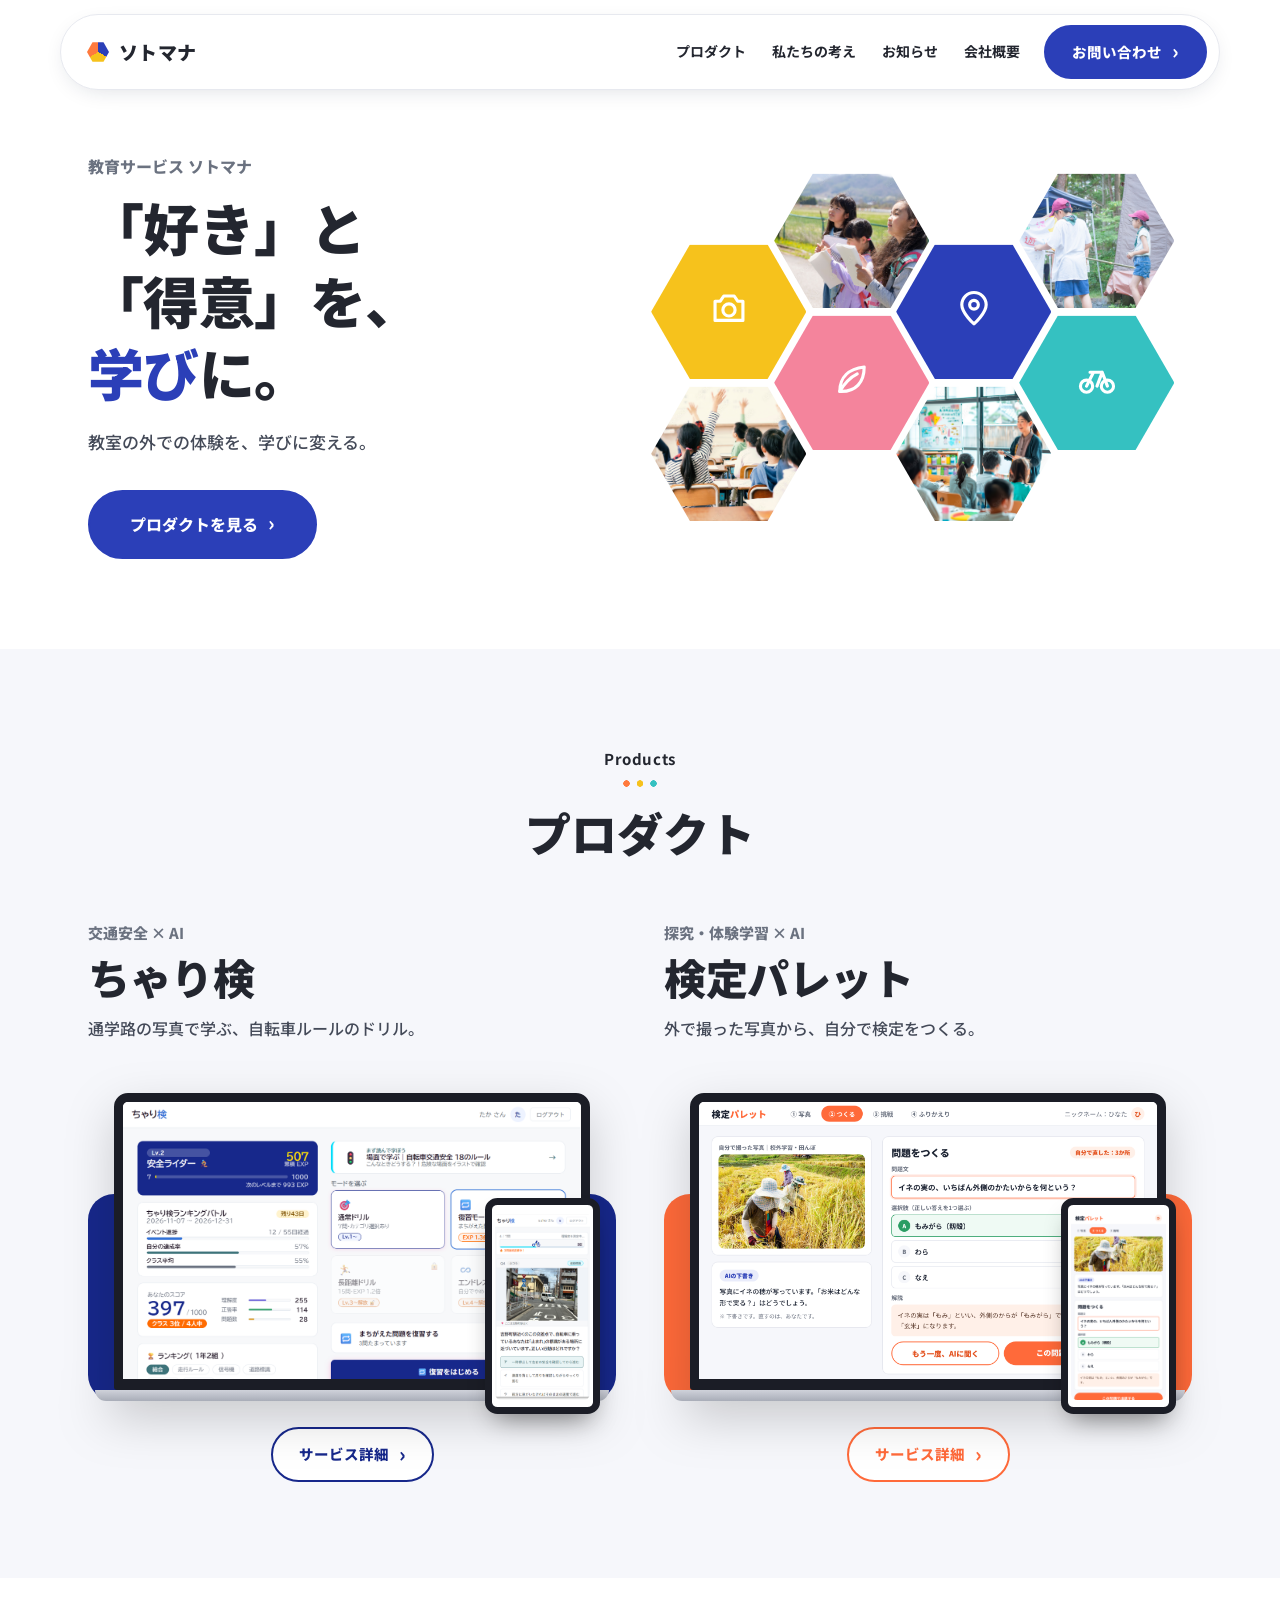
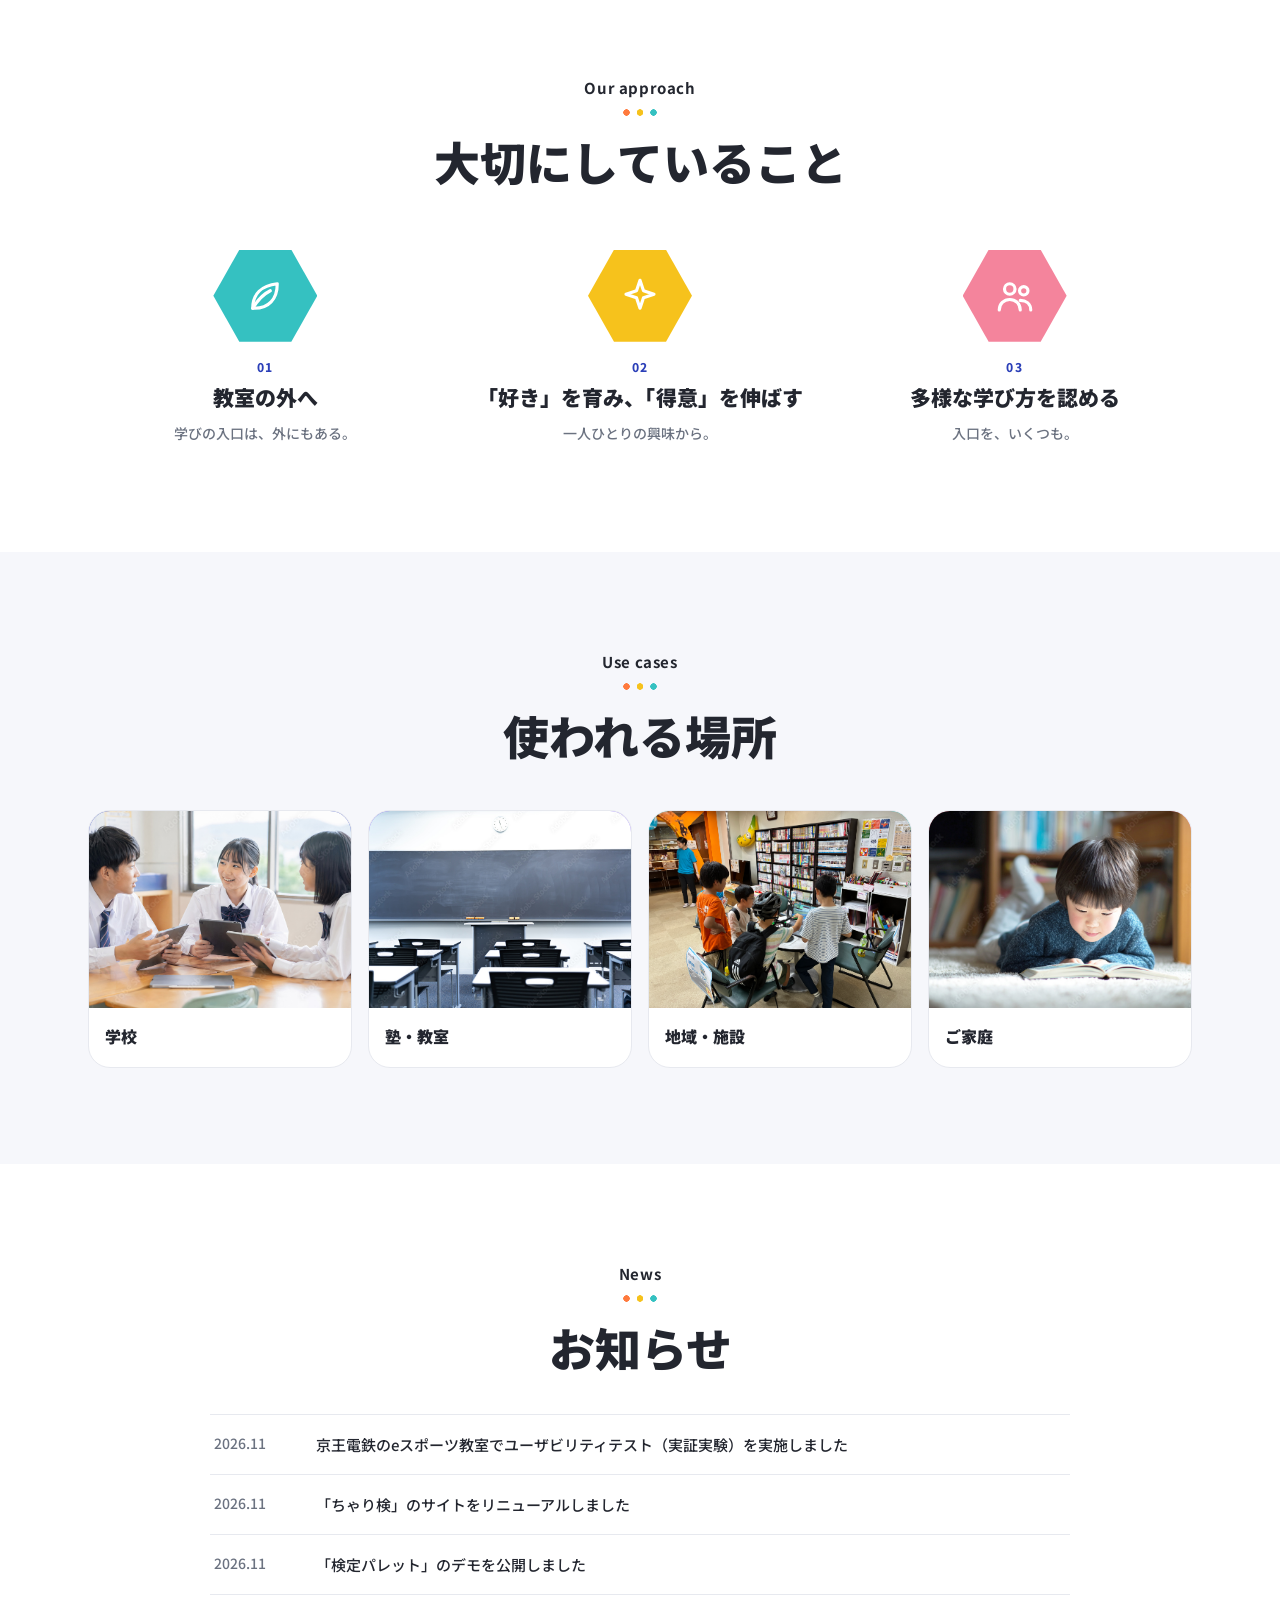
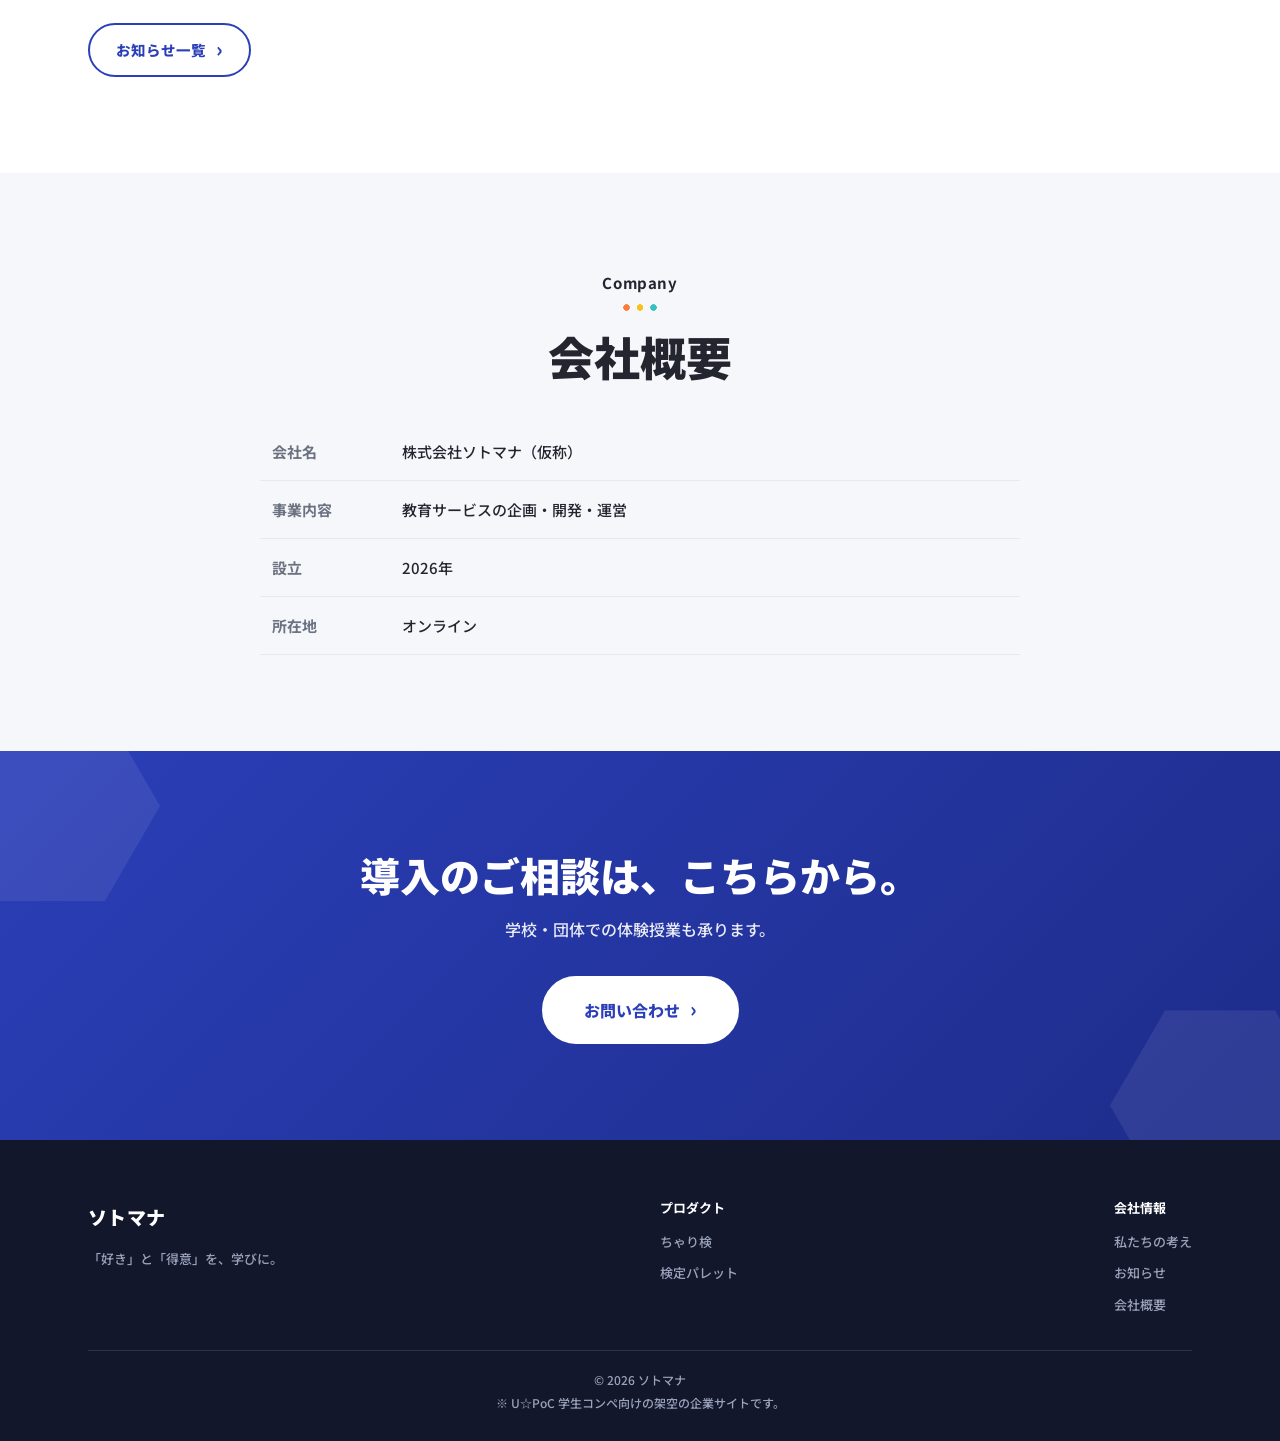
<file: index.html>
<!DOCTYPE html>
<html lang="ja">
<head>
<meta charset="UTF-8">
<meta name="viewport" content="width=device-width, initial-scale=1.0">
<title>ソトマナ｜「好き」と「得意」を、学びに。</title>
<meta name="description" content="ソトマナは、教室の外での体験を学びに変える教育サービスをつくっています。交通ルール学習アプリ「ちゃり検」、体験から問題をつくる「検定パレット」。">
<link rel="preconnect" href="https://fonts.googleapis.com"><link rel="preconnect" href="https://fonts.gstatic.com" crossorigin>
<link href="https://fonts.googleapis.com/css2?family=Noto+Sans+JP:wght@500;700;900&display=swap" rel="stylesheet">
<link rel="stylesheet" href="assets/site.css">

</head>
<body class="t-co">

<header class="hd"><div class="hd-in">
  <a href="#" class="logo"><span class="hex-m"></span>ソトマナ</a>
  <nav class="nav"><a href="#products">プロダクト</a><a href="#about">私たちの考え</a><a href="news/">お知らせ</a><a href="#company">会社概要</a></nav>
  <a href="#contact" class="pill solid">お問い合わせ</a>
</div></header>

<section class="hero"><div class="wrap"><div class="hero-grid">
  <div>
    <p style="font-weight:800;color:var(--muted);margin-bottom:10px">教育サービス ソトマナ</p>
    <h1 class="h-xl">「好き」と<br>「得意」を、<br><span class="hl">学び</span>に。</h1>
    <p class="sub">教室の外での体験を、学びに変える。</p>
    <div class="btns"><a href="#products" class="pill solid big">プロダクトを見る</a></div>
  </div>
  <div class="mosaic" aria-hidden="true"><div class="hx" style="left:0.0%;top:19.12%;--c:#f6c21c"><span data-i="camera"></span></div><div class="hx photo" style="left:0.0%;top:57.35%;--c:#7a5cf0" data-img="images/co-hero-1.jpg"><span class="ico-ph">写真</span></div><div class="hx photo" style="left:22.5%;top:0.0%;--c:#35c1c1" data-img="images/co-hero-2.jpg"><span class="ico-ph">写真</span></div><div class="hx" style="left:22.5%;top:38.24%;--c:#f4849c"><span data-i="leaf"></span></div><div class="hx" style="left:45.0%;top:19.12%;--c:#2b3fb8"><span data-i="pin"></span></div><div class="hx photo" style="left:45.0%;top:57.35%;--c:#ff7a3d" data-img="images/co-hero-3.jpg"><span class="ico-ph">写真</span></div><div class="hx photo" style="left:67.5%;top:0.0%;--c:#f6c21c" data-img="images/co-hero-4.jpg"><span class="ico-ph">写真</span></div><div class="hx" style="left:67.5%;top:38.24%;--c:#35c1c1"><span data-i="bike"></span></div></div>
</div></div></section>

<section id="products" class="soft"><div class="wrap">
  <div class="eyebrow">Products</div>
   <h2 class="h-l">プロダクト</h2>
  <div class="pgrid" style="margin-top:56px">
    <article class="pc">
      <div class="cat">交通安全 × AI</div>
      <div class="nm">ちゃり検</div>
      <p class="one">通学路の写真で学ぶ、自転車ルールのドリル。</p>
      <div class="stage" style="--stage:#17288B"><div class="combo"><div class="laptop"><div class="screen"><div class="slot" data-img="images/ch-laptop.png"><div class="wire"><div class="tb"></div><div class="row"><i></i><i></i><i></i></div><div class="bx">PC画面<br>1600×1000<br><span style="font-weight:500;font-size:10px">ch-laptop.png</span></div></div></div></div></div><div class="phone-w"><div class="phone"><div class="slot" data-img="images/ch-phone.png"><div class="wire"><div class="tb"></div><div class="bx">スマホ画面<br>900×1850<br><span style="font-weight:500;font-size:10px">ch-phone.png</span></div></div></div></div></div></div></div>
      <div class="btn-c"><a href="chariken/" class="pill" style="--brand:#17288B;--brand-d:#0f1c63">サービス詳細</a></div>
    </article>
    <article class="pc">
      <div class="cat">探究・体験学習 × AI</div>
      <div class="nm">検定パレット</div>
      <p class="one">外で撮った写真から、自分で検定をつくる。</p>
      <div class="stage" style="--stage:#ff6a3a"><div class="combo"><div class="laptop"><div class="screen"><div class="slot" data-img="images/kp-laptop.png"><div class="wire"><div class="tb"></div><div class="row"><i></i><i></i><i></i></div><div class="bx">PC画面<br>1600×1000<br><span style="font-weight:500;font-size:10px">kp-laptop.png</span></div></div></div></div></div><div class="phone-w"><div class="phone"><div class="slot" data-img="images/kp-phone.png"><div class="wire"><div class="tb"></div><div class="bx">スマホ画面<br>900×1850<br><span style="font-weight:500;font-size:10px">kp-phone.png</span></div></div></div></div></div></div></div>
      <div class="btn-c"><a href="kentei-palette/" class="pill" style="--brand:#ff6a3a;--brand-d:#e4521f">サービス詳細</a></div>
    </article>
  </div>
</div></section>

<section id="about"><div class="wrap">
  <div class="eyebrow">Our approach</div>
  <h2 class="h-l">大切にしていること</h2>
  <div class="steps3">
    <div class="st"><div class="hexi" style="--c:#35c1c1" data-i="leaf"></div><small>01</small><h3>教室の外へ</h3><p>学びの入口は、外にもある。</p></div>
    <div class="st"><div class="hexi" style="--c:#f6c21c" data-i="spark"></div><small>02</small><h3>「好き」を育み、「得意」を伸ばす</h3><p>一人ひとりの興味から。</p></div>
    <div class="st"><div class="hexi" style="--c:#f4849c" data-i="people"></div><small>03</small><h3>多様な学び方を認める</h3><p>入口を、いくつも。</p></div>
  </div>
</div></section>

<section class="soft"><div class="wrap">
  <div class="eyebrow">Use cases</div>
  <h2 class="h-l">使われる場所</h2>
  <div class="scenes">
    <div class="sc"><div class="slot" data-img="images/co-scene-school.jpg" style="--c:#2b3fb8" data-i="school"></div><b>学校</b></div>
    <div class="sc"><div class="slot" data-img="images/co-scene-juku.jpg" style="--c:#7a5cf0" data-i="book"></div><b>塾・教室</b></div>
    <div class="sc"><div class="slot" data-img="images/co-scene-town.jpg" style="--c:#35c1c1" data-i="pin"></div><b>地域・施設</b></div>
    <div class="sc"><div class="slot" data-img="images/co-scene-home.jpg" style="--c:#f4849c" data-i="home"></div><b>ご家庭</b></div>
  </div>
</div></section>

<section id="news"><div class="wrap">
  <div class="eyebrow">News</div>
  <h2 class="h-l">お知らせ</h2>
  <ul class="news" id="newsList"></ul>
  <div class="btns" style="margin-top:28px"><a href="news/" class="pill">お知らせ一覧</a></div>
</div></section>

<section id="company" class="soft"><div class="wrap">
  <div class="eyebrow">Company</div>
  <h2 class="h-l">会社概要</h2>
  <table class="co">
    <tr><th>会社名</th><td>株式会社ソトマナ（仮称）</td></tr>
    <tr><th>事業内容</th><td>教育サービスの企画・開発・運営</td></tr>
    <tr><th>設立</th><td>2026年</td></tr>
    <tr><th>所在地</th><td>オンライン</td></tr>
  </table>
</div></section>

<section class="band" id="contact"><div class="hxb" style="left:-60px;top:-40px"></div><div class="hxb" style="right:-50px;bottom:-60px"></div>
  <div class="wrap" style="position:relative">
    <h2>導入のご相談は、こちらから。</h2>
    <p>学校・団体での体験授業も承ります。</p>
    <div class="btns"><a class="pill white big" href="mailto:contact@example.com?subject=ソトマナへのお問い合わせ" style="--brand:#2b3fb8">お問い合わせ</a></div>
  </div>
</section>

<footer class="ft"><div class="wrap">
  <div class="row">
    <div><a href="#" class="logo"><span class="hex-m"></span>ソトマナ</a><p style="margin-top:8px">「好き」と「得意」を、学びに。</p></div>
    <div><h4>プロダクト</h4><a href="chariken/">ちゃり検</a><a href="kentei-palette/">検定パレット</a></div>
    <div><h4>会社情報</h4><a href="#about">私たちの考え</a><a href="news/">お知らせ</a><a href="#company">会社概要</a></div>
  </div>
  <div class="cp">© 2026 ソトマナ<br>※ U☆PoC 学生コンペ向けの架空の企業サイトです。</div>
</div></footer>
<script src="assets/site.js"></script>
<script src="news/news.js"></script>
<script>
(function(){var N=(window.NEWS||[]).slice(0,3),l=document.getElementById('newsList');
function esc(s){var d=document.createElement('div');d.textContent=s;return d.innerHTML}
l.innerHTML=N.map(function(n){return '<li><time>'+n.date.slice(0,7).replace('-','.')+'</time><a href="news/?id='+n.id+'" style="color:inherit;text-decoration:none"><span>'+esc(n.title)+'</span></a></li>'}).join('');})();
</script>
</body>
</html>
</file>
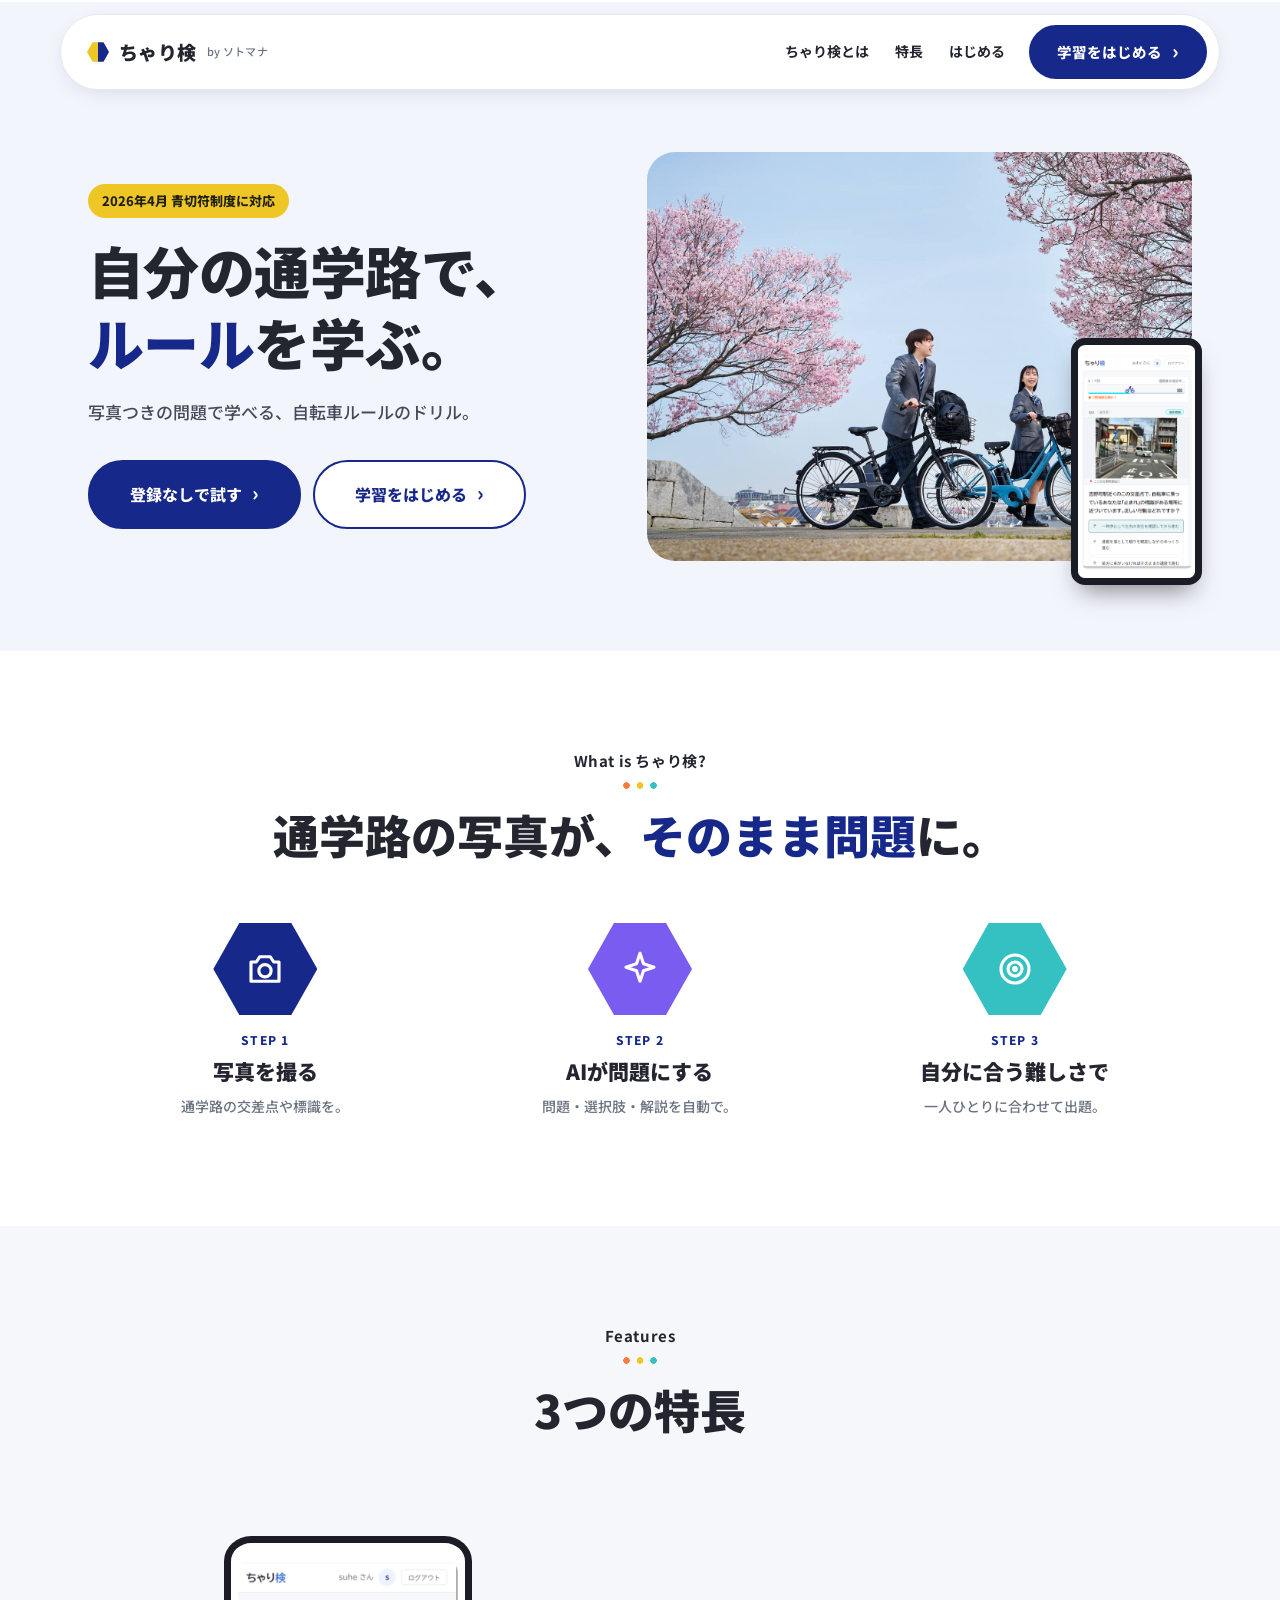
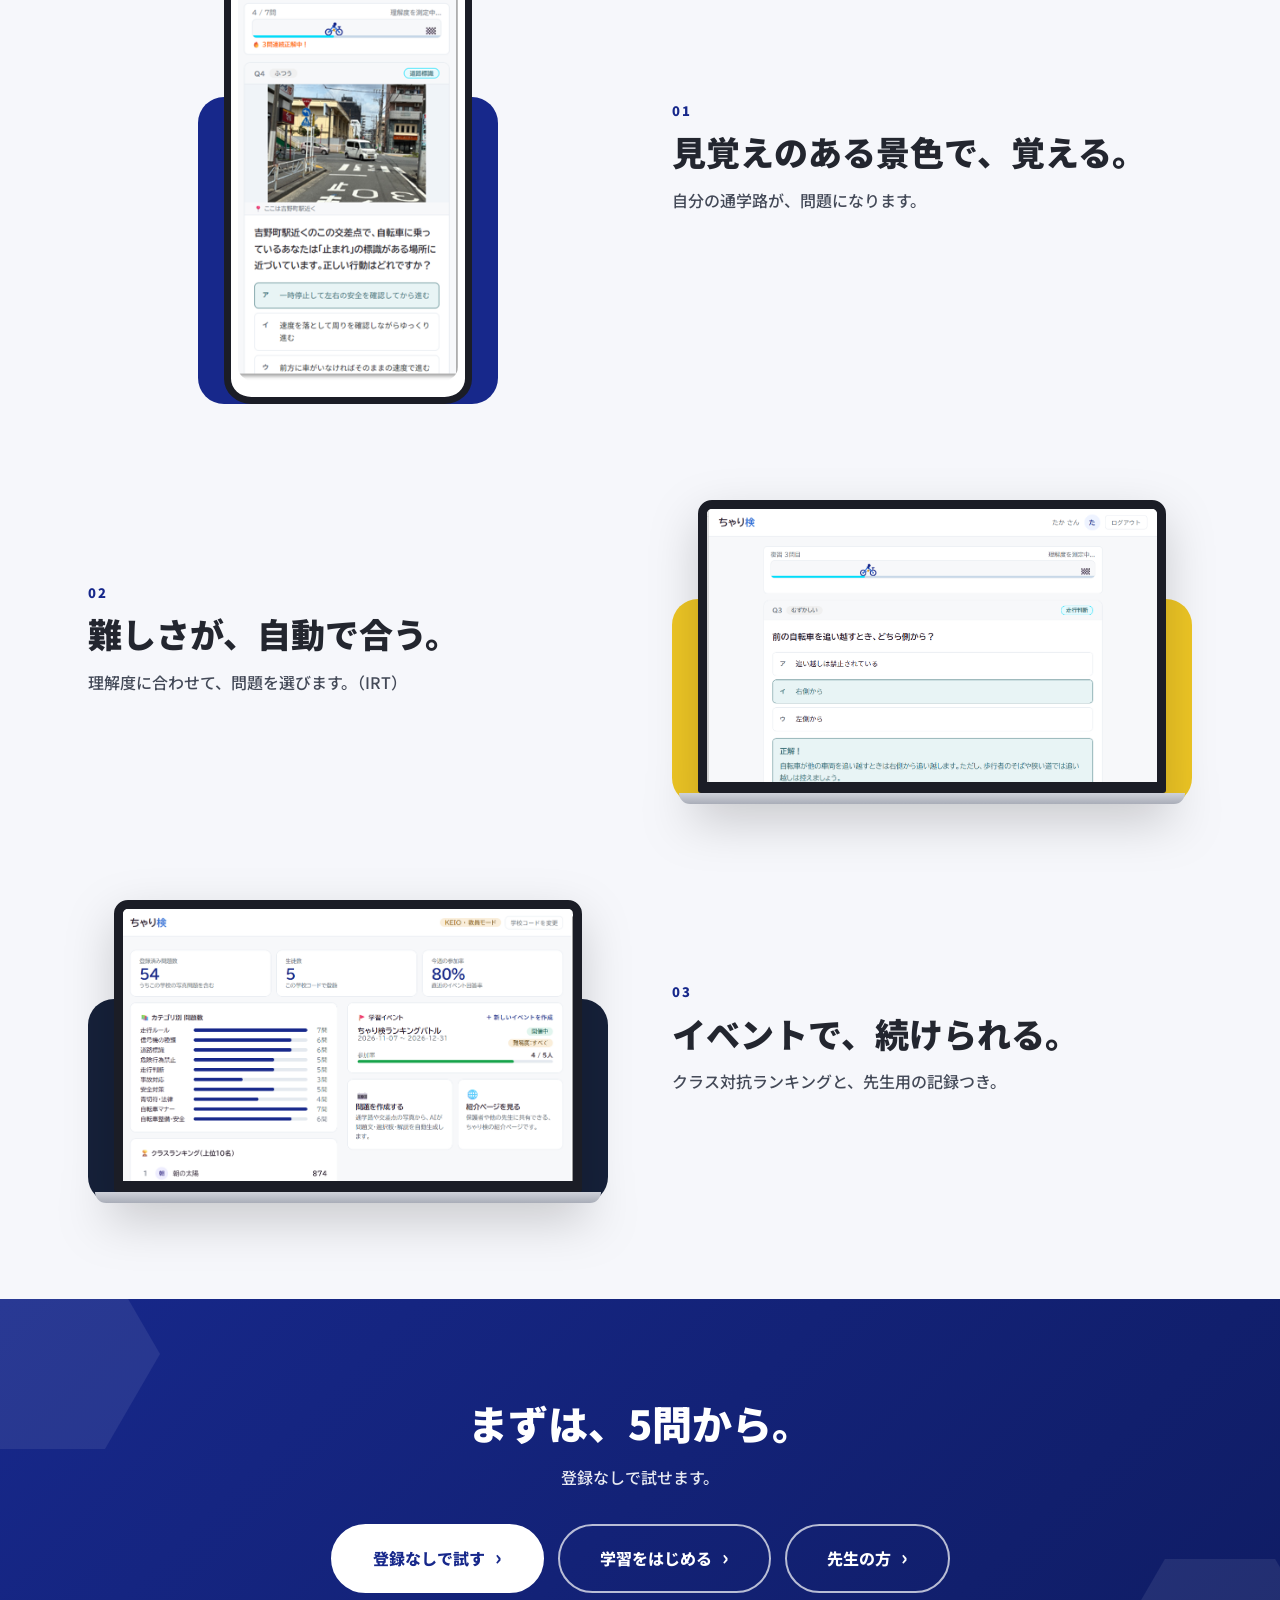
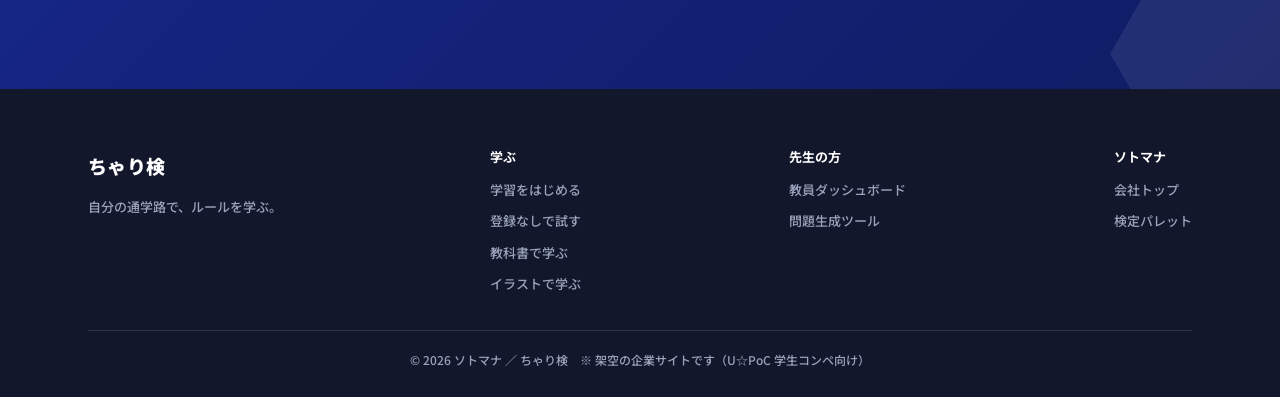
<file: chariken/index.html>
<!DOCTYPE html>
<html lang="ja">
<head>
<meta charset="UTF-8">
<meta name="viewport" content="width=device-width, initial-scale=1.0">
<title>ちゃり検｜自分の通学路で学ぶ、自転車ルールのドリル</title>
<meta name="description" content="ちゃり検は、通学路の写真から問題を作り、一人ひとりに合わせて出題する自転車ルール学習アプリ。2026年4月の青切符制度に対応。">
<link rel="preconnect" href="https://fonts.googleapis.com"><link rel="preconnect" href="https://fonts.gstatic.com" crossorigin>
<link href="https://fonts.googleapis.com/css2?family=Noto+Sans+JP:wght@500;700;900&display=swap" rel="stylesheet">
<link rel="stylesheet" href="../assets/site.css">
<style>
.hero.ch{background:#f3f5fd}
.photo-big{aspect-ratio:4/3;border-radius:28px;background:linear-gradient(135deg,#17288B,#3a55d6);background-size:cover;background-position:center;overflow:hidden;position:relative}
.photo-big .wire2{position:absolute;inset:0;display:flex;align-items:center;justify-content:center;color:rgba(255,255,255,.7);font-size:13px;font-weight:700;text-align:center;line-height:1.6}
.photo-big.loaded .wire2{display:none}
.photo-wrap{position:relative}
.photo-wrap .phone-w{position:absolute;right:-10px;bottom:-24px;width:24%}
.photo-wrap .phone{box-shadow:0 14px 26px -10px rgba(0,0,0,.5)}
.badge{display:inline-block;font-size:13px;font-weight:800;background:#EEC625;color:#20200f;border-radius:999px;padding:5px 14px;margin-bottom:16px}
</style>
</head>
<body class="t-ch">

<header class="hd"><div class="hd-in">
  <a href="#" class="logo"><span class="hex-m" style="background:conic-gradient(#17288B 0 50%,#EEC625 0)"></span>ちゃり検<span class="by">by ソトマナ</span></a>
  <nav class="nav"><a href="#what">ちゃり検とは</a><a href="#features">特長</a><a href="#start">はじめる</a></nav>
  <a href="start.html" class="pill solid">学習をはじめる</a>
</div></header>

<section class="hero ch"><div class="wrap"><div class="hero-grid">
  <div>
    <span class="badge">2026年4月 青切符制度に対応</span>
    <h1 class="h-xl"><span class="nw">自分の通学路で、</span><br><span class="hl">ルール</span>を学ぶ。</h1>
    <p class="sub">写真つきの問題で学べる、自転車ルールのドリル。</p>
    <div class="btns"><a href="guest.html" class="pill solid big">登録なしで試す</a><a href="start.html" class="pill big">学習をはじめる</a></div>
  </div>
  <div class="photo-wrap">
    <div class="photo-big" data-img="assets/hero.png"><div class="wire2">ここに写真<br>assets/hero.png</div></div>
    <div class="phone-w"><div class="phone"><div class="slot" data-img="../images/ch-phone.png"><div class="wire"><div class="tb"></div><div class="bx">スマホ画面<br>900×1850<br><span style="font-weight:500;font-size:10px">ch-phone.png</span></div></div></div></div></div>
  </div>
</div></div></section>

<section id="what"><div class="wrap">
  <div class="eyebrow">What is ちゃり検?</div>
  <h2 class="h-l">通学路の写真が、<span class="hl">そのまま問題</span>に。</h2>
  <div class="steps3">
    <div class="st"><div class="hexi" style="--c:#17288B" data-i="camera"></div><small>STEP 1</small><h3>写真を撮る</h3><p>通学路の交差点や標識を。</p></div>
    <div class="st"><div class="hexi" style="--c:#7a5cf0" data-i="spark"></div><small>STEP 2</small><h3>AIが問題にする</h3><p>問題・選択肢・解説を自動で。</p></div>
    <div class="st"><div class="hexi" style="--c:#35c1c1" data-i="target"></div><small>STEP 3</small><h3>自分に合う難しさで</h3><p>一人ひとりに合わせて出題。</p></div>
  </div>
</div></section>

<section class="soft" id="features"><div class="wrap">
  <div class="eyebrow">Features</div>
  <h2 class="h-l">3つの特長</h2>
  <div class="frow">
    <div class="ft-img"><div class="stage" style="--stage:#17288B;max-width:300px;margin:0 auto"><div class="phone"><div class="slot" data-img="../images/ch-phone.png"><div class="wire"><div class="tb"></div><div class="bx">スマホ画面<br>900×1850<br><span style="font-weight:500;font-size:10px">ch-phone.png</span></div></div></div></div></div></div>
    <div><div class="num">01</div><h3>見覚えのある景色で、覚える。</h3><p>自分の通学路が、問題になります。</p></div>
  </div>
  <div class="frow rev">
    <div class="ft-img"><div class="stage" style="--stage:#EEC625"><div class="laptop"><div class="screen"><div class="slot" data-img="../images/ch-adaptive.png"><div class="wire"><div class="tb"></div><div class="row"><i></i><i></i><i></i></div><div class="bx">ドリル画面<br>1600×1000<br><span style="font-weight:500;font-size:10px">ch-adaptive.png</span></div></div></div></div></div></div></div>
    <div><div class="num">02</div><h3>難しさが、自動で合う。</h3><p>理解度に合わせて、問題を選びます。（IRT）</p></div>
  </div>
  <div class="frow">
    <div class="ft-img"><div class="stage" style="--stage:#16213a"><div class="laptop"><div class="screen"><div class="slot" data-img="../images/ch-teacher.png"><div class="wire"><div class="tb"></div><div class="row"><i></i><i></i><i></i></div><div class="bx">先生用画面<br>1600×1000<br><span style="font-weight:500;font-size:10px">ch-teacher.png</span></div></div></div></div></div></div></div>
    <div><div class="num">03</div><h3>イベントで、続けられる。</h3><p>クラス対抗ランキングと、先生用の記録つき。</p></div>
  </div>
</div></section>

<section class="band" id="start"><div class="hxb" style="left:-60px;top:-40px"></div><div class="hxb" style="right:-50px;bottom:-60px"></div>
  <div class="wrap" style="position:relative">
    <h2>まずは、5問から。</h2>
    <p>登録なしで試せます。</p>
    <div class="btns"><a class="pill white big" href="guest.html">登録なしで試す</a><a class="pill ghost big" href="start.html">学習をはじめる</a><a class="pill ghost big" href="teacher.html">先生の方</a></div>
  </div>
</section>

<footer class="ft"><div class="wrap">
  <div class="row">
    <div><a href="#" class="logo">ちゃり検</a><p style="margin-top:8px">自分の通学路で、ルールを学ぶ。</p></div>
    <div><h4>学ぶ</h4><a href="start.html">学習をはじめる</a><a href="guest.html">登録なしで試す</a><a href="textbook.html">教科書で学ぶ</a><a href="safety.html">イラストで学ぶ</a></div>
    <div><h4>先生の方</h4><a href="teacher.html">教員ダッシュボード</a><a href="generate.html">問題生成ツール</a></div>
    <div><h4>ソトマナ</h4><a href="../">会社トップ</a><a href="../kentei-palette/">検定パレット</a></div>
  </div>
  <div class="cp">© 2026 ソトマナ ／ ちゃり検　※ 架空の企業サイトです（U☆PoC 学生コンペ向け）</div>
</div></footer>
<script src="../assets/site.js"></script>
</body>
</html>
</file>
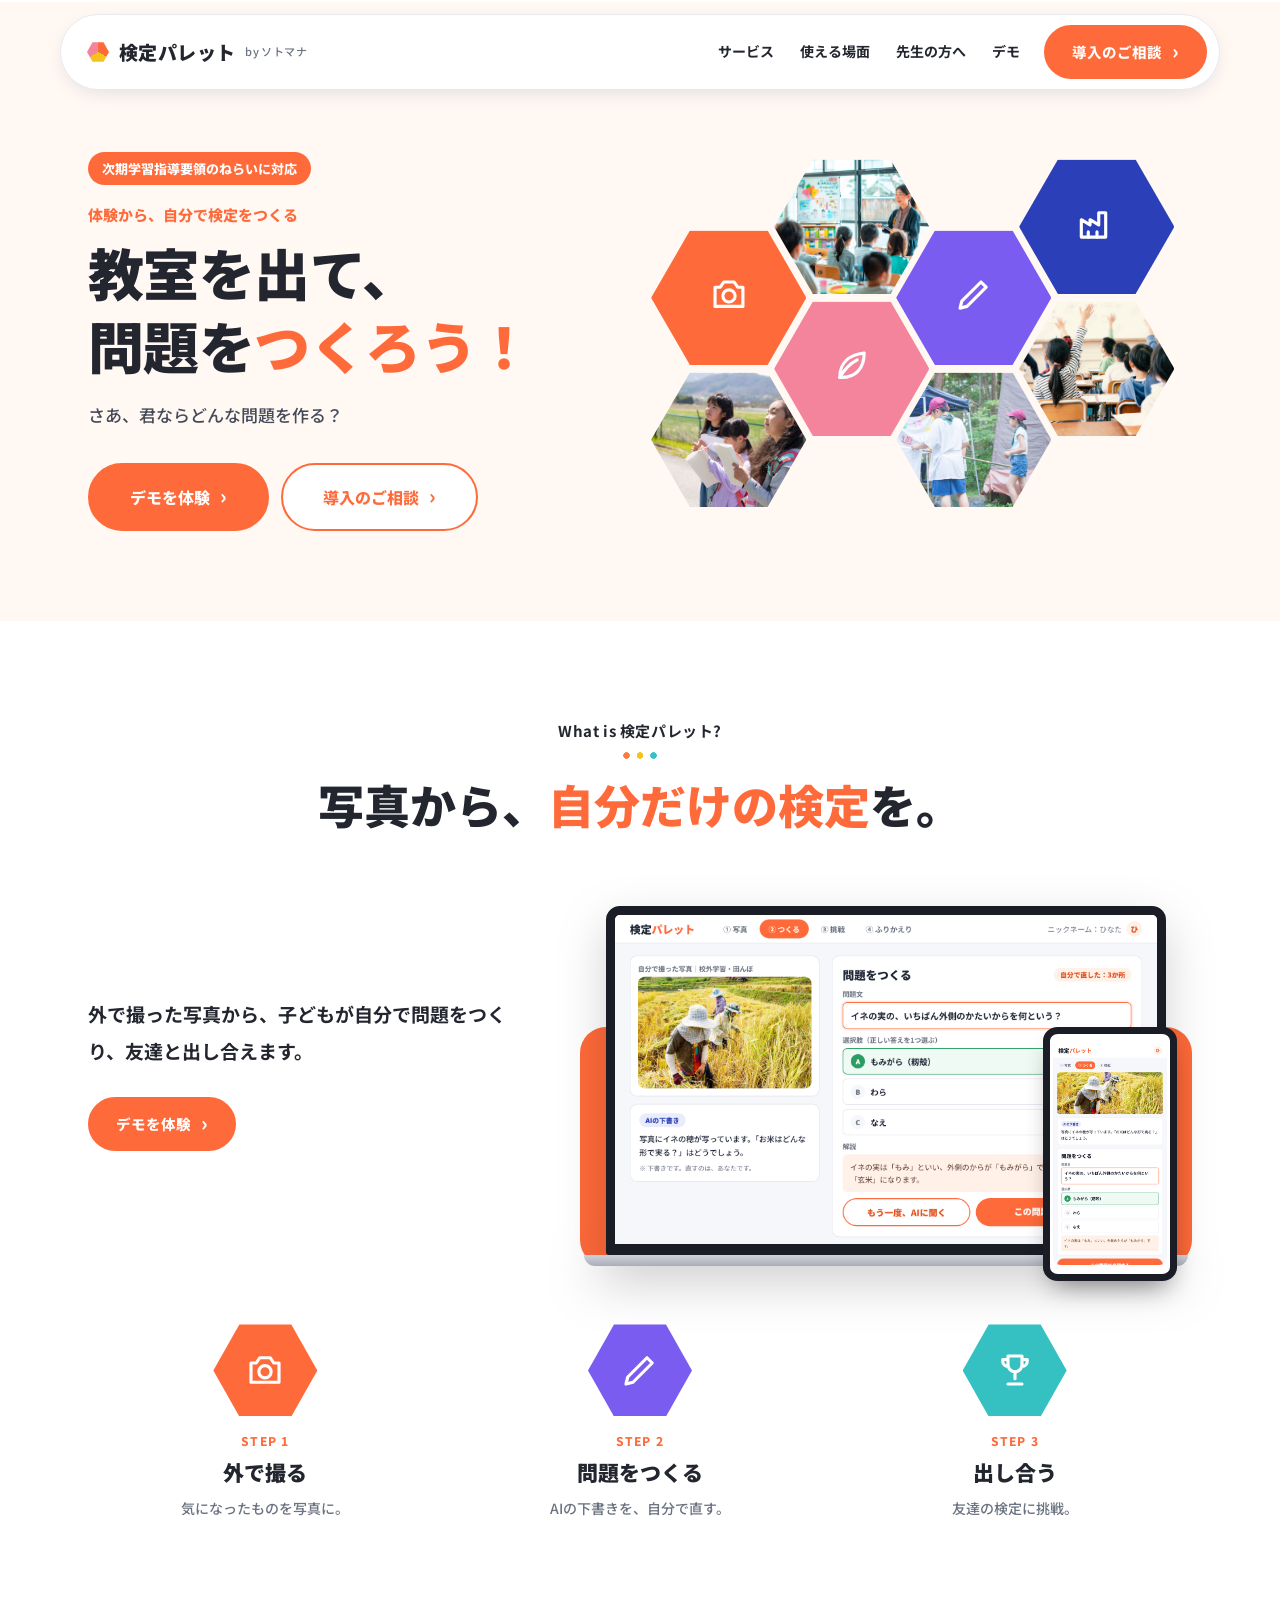
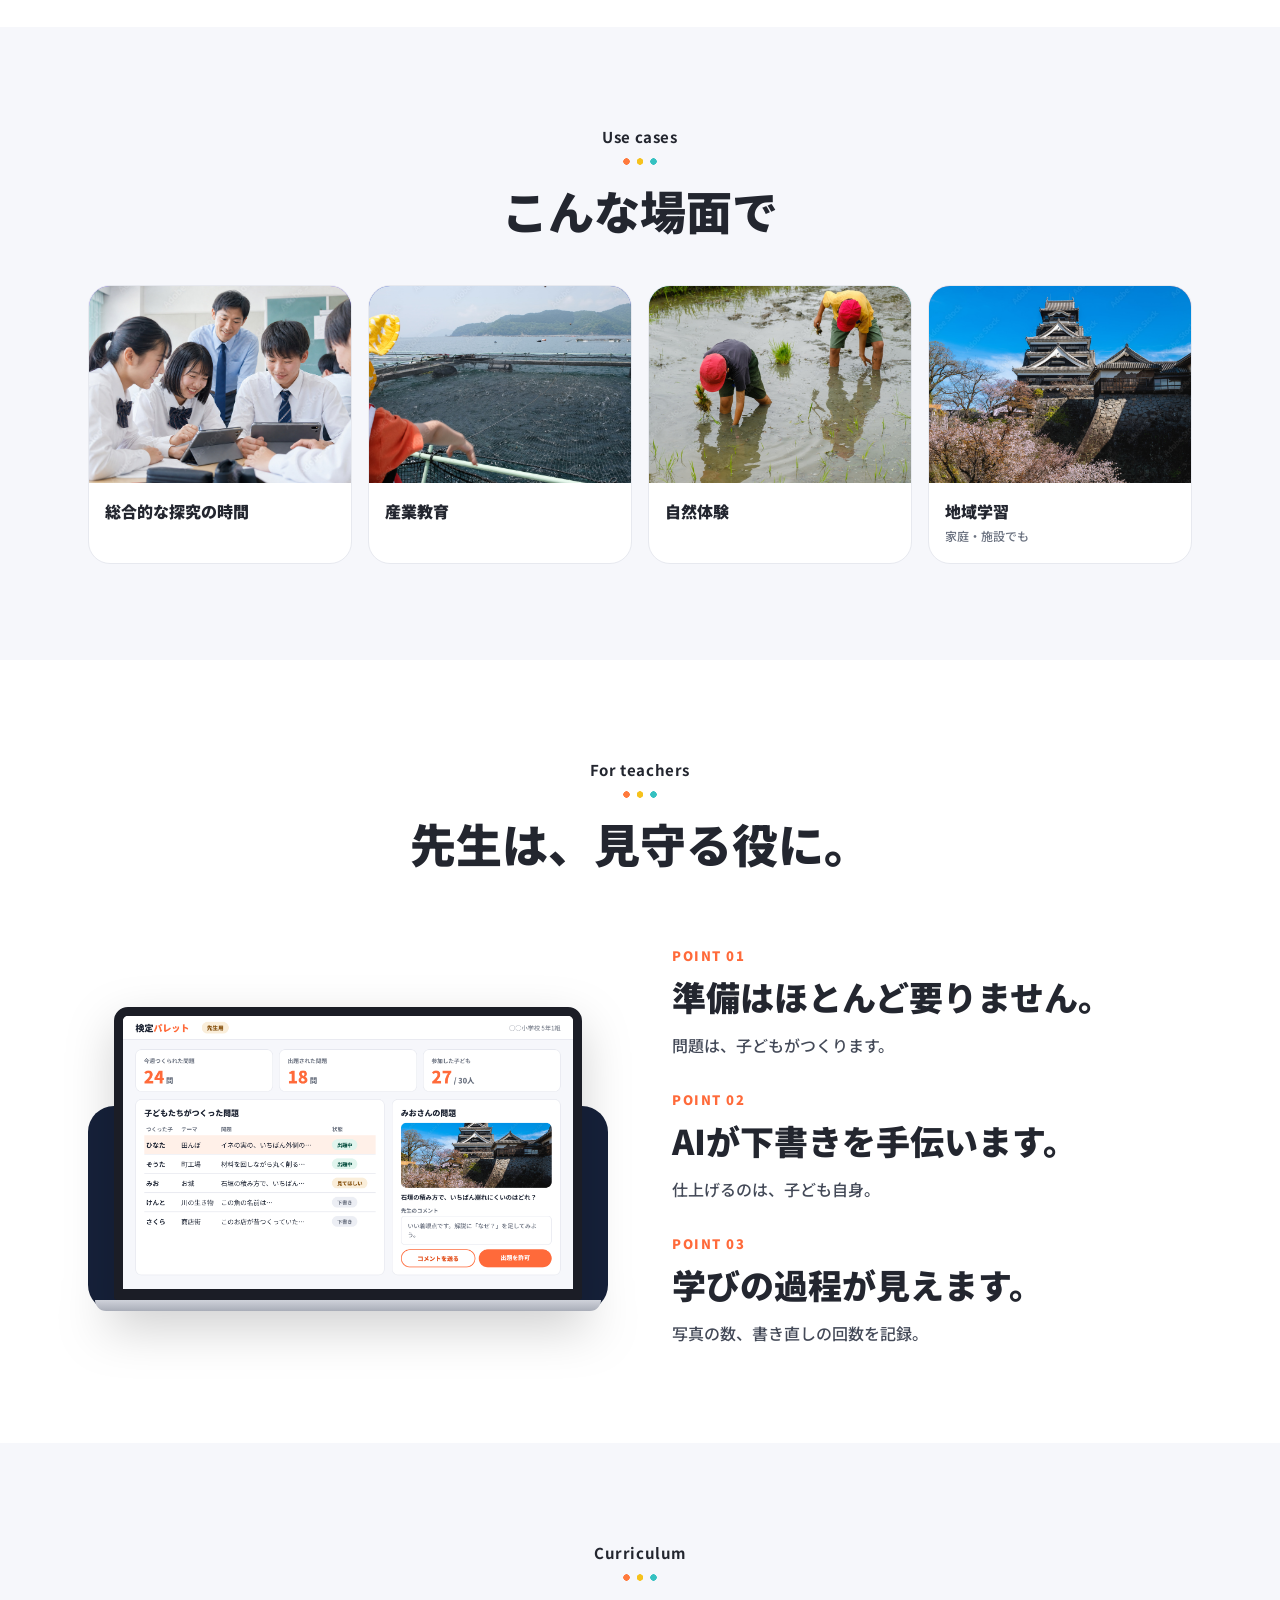
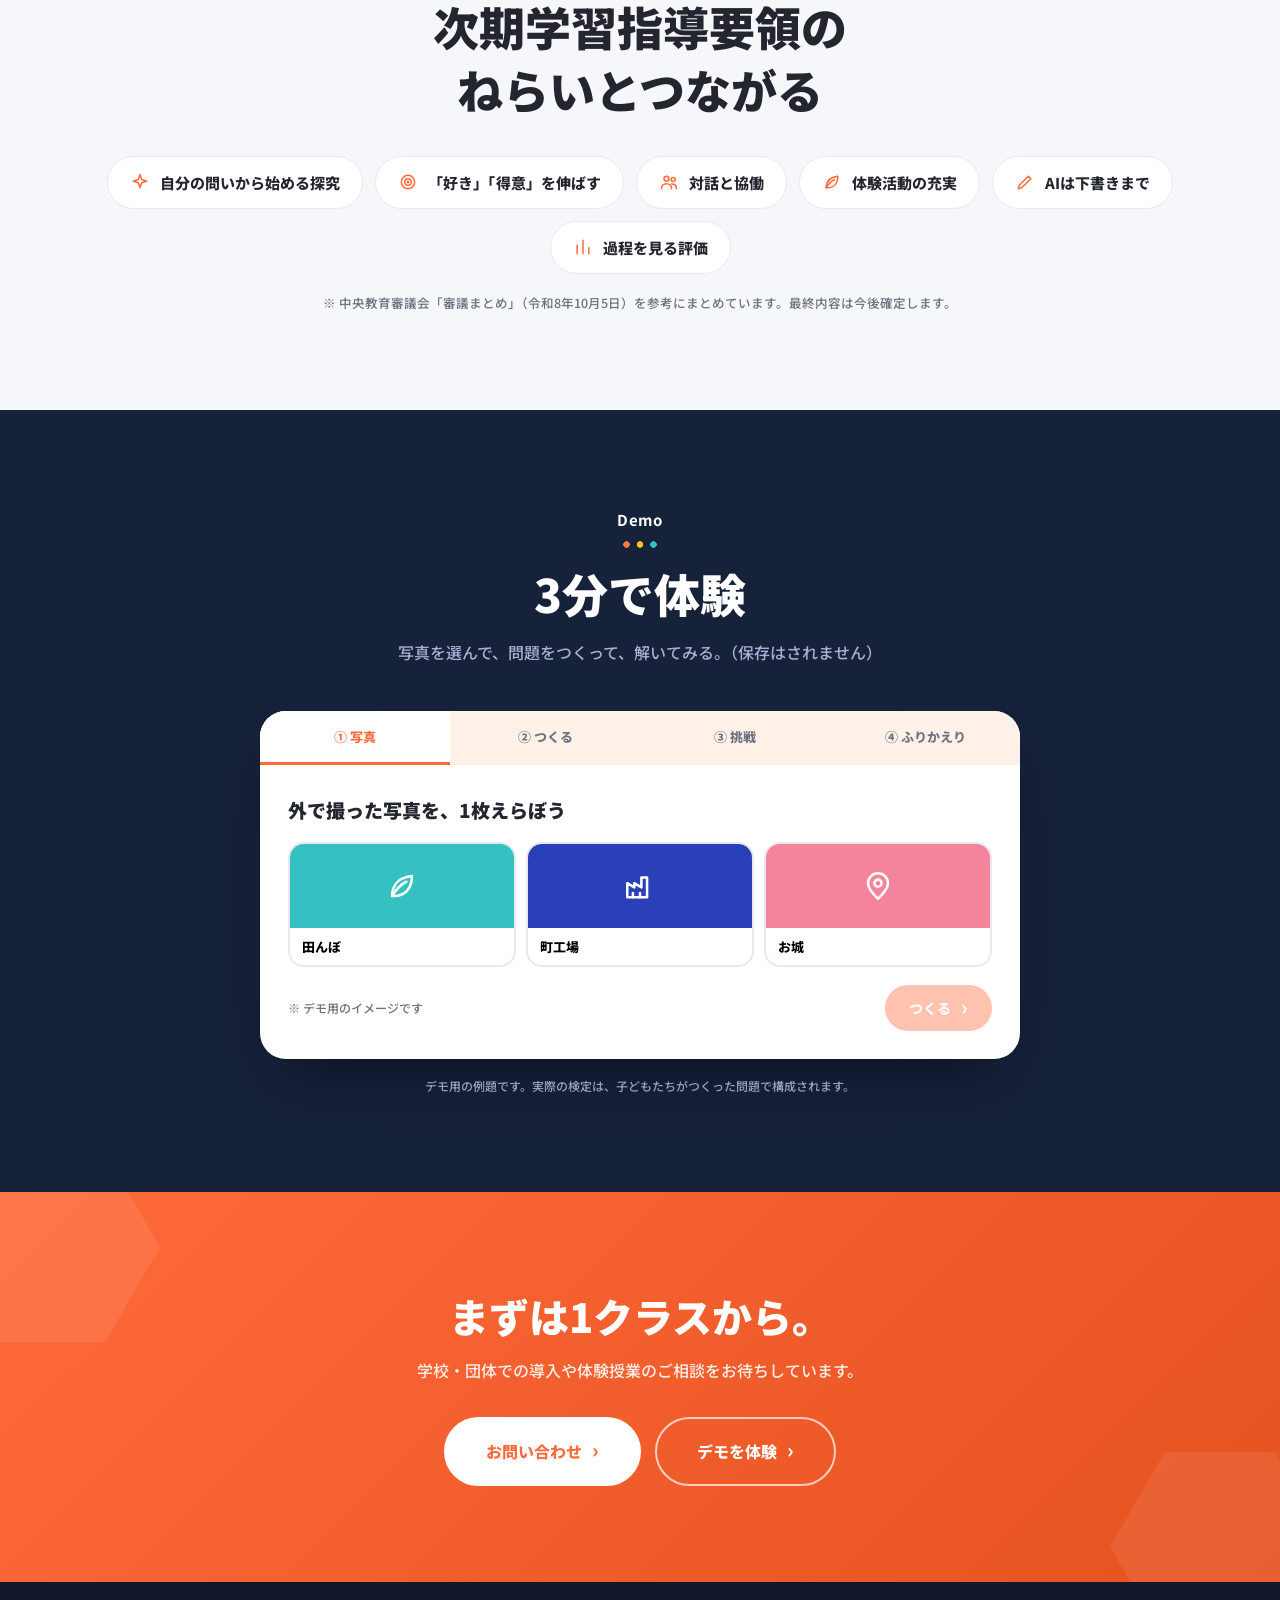
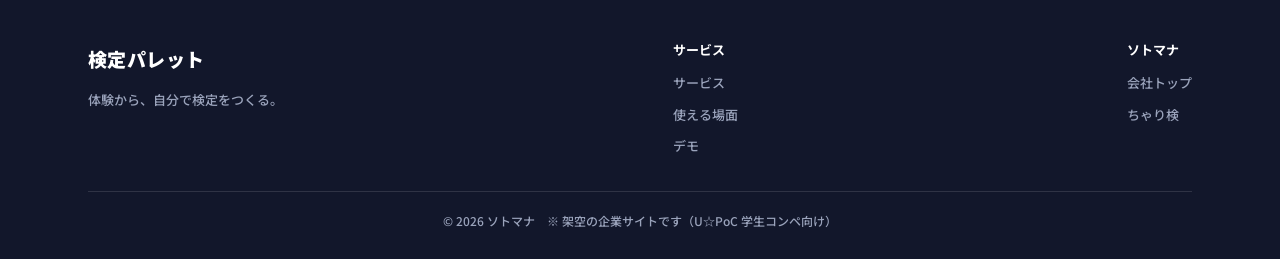
<file: kentei-palette/index.html>
<!DOCTYPE html>
<html lang="ja">
<head>
<meta charset="UTF-8">
<meta name="viewport" content="width=device-width, initial-scale=1.0">
<title>検定パレット｜外に出て、写真を撮って、自分で問題をつくる</title>
<meta name="description" content="検定パレットは、子どもが自分で撮った写真から自由に検定問題をつくり、友達と出し合える学習サービス。総合的な探究の時間、産業教育、自然体験などで使えます。">
<link rel="preconnect" href="https://fonts.googleapis.com"><link rel="preconnect" href="https://fonts.gstatic.com" crossorigin>
<link href="https://fonts.googleapis.com/css2?family=Noto+Sans+JP:wght@500;700;900&display=swap" rel="stylesheet">
<link rel="stylesheet" href="../assets/site.css">
<style>
.hero.kp{background:#fff8f3}
.hero.kp .mosaic .hx{--c:var(--brand)}
.lbl{font-weight:800;color:var(--brand);margin-bottom:8px;font-size:15px}
.demo{background:#16213a;color:#fff}
.demo .eyebrow{color:#fff}
.dbox{max-width:760px;margin:44px auto 0;background:#fff;color:var(--text);border-radius:26px;overflow:hidden;box-shadow:0 30px 60px -30px rgba(0,0,0,.6)}
.tabs{display:flex;background:var(--brand-soft)}
.tab{flex:1;padding:14px 4px;text-align:center;font-size:13px;font-weight:800;color:var(--muted);border-bottom:3px solid transparent}
.tab.on{color:var(--brand);background:#fff;border-bottom-color:var(--brand)}
.pane{display:none;padding:28px}.pane.on{display:block}
.pane h3{font-size:19px;font-weight:900;margin-bottom:14px}
.photos{display:grid;grid-template-columns:repeat(3,1fr);gap:10px}
@media(max-width:520px){.photos{grid-template-columns:1fr}}
.ph{border:2px solid var(--line);border-radius:16px;overflow:hidden;cursor:pointer;background:#fff;text-align:left;font-family:inherit;padding:0}
.ph:hover{border-color:var(--brand)}
.ph.sel{border-color:var(--brand);box-shadow:0 0 0 3px var(--brand-soft)}
.ph .pic{height:84px;display:flex;align-items:center;justify-content:center;color:#fff;font-size:34px}
.ph .cap{padding:9px 12px;font-size:13px;font-weight:800}
.ai{background:var(--brand-soft);border-radius:12px;padding:12px 14px;margin-bottom:14px;font-size:13px}
.ai b{color:var(--brand);font-size:11px;display:block;margin-bottom:2px}
.field{margin-bottom:12px}
.field label{display:block;font-size:12px;font-weight:700;color:var(--muted);margin-bottom:4px}
.field input{width:100%;font:inherit;font-size:14px;padding:11px 13px;border:1.5px solid var(--line);border-radius:10px}
.field input:focus{outline:none;border-color:var(--brand)}
.field input.right{border-color:#16a34a;background:#f0fdf4}
.row-btn{display:flex;gap:10px;justify-content:space-between;align-items:center;margin-top:18px;flex-wrap:wrap}
.row-btn .pill{padding:11px 22px;font-size:14px}
.row-btn .pill:disabled{opacity:.4;cursor:default}
.opt{display:block;width:100%;text-align:left;font:inherit;font-size:14px;padding:12px 15px;border:1.5px solid var(--line);border-radius:12px;background:#fff;margin-bottom:8px;cursor:pointer}
.opt:hover:not(:disabled){border-color:var(--brand)}
.opt.ok{border-color:#16a34a;background:#f0fdf4;color:#16a34a;font-weight:800}
.opt.ng{border-color:#dc2626;background:#fef2f2;color:#dc2626}
.exp{display:none;background:var(--brand-soft);border-radius:12px;padding:12px 14px;font-size:13px;margin-top:6px;line-height:1.85}.exp.on{display:block}
.dash{display:grid;grid-template-columns:repeat(3,1fr);gap:10px;margin-bottom:16px}
.dash div{background:var(--soft);border-radius:14px;padding:14px;text-align:center}
.dash b{display:block;font-size:26px;font-weight:900;color:var(--brand)}.dash span{font-size:11.5px;color:var(--muted)}
.exp-bar{height:12px;background:#eceef4;border-radius:8px;overflow:hidden;margin:8px 0 4px}
.exp-bar i{display:block;height:100%;width:0;background:linear-gradient(90deg,var(--yellow),var(--brand));transition:width .5s}
.dnote{text-align:center;font-size:12px;color:#9aa3bb;margin-top:16px}
</style>
</head>
<body class="t-kp">

<header class="hd"><div class="hd-in">
  <a href="#" class="logo"><span class="hex-m" style="background:conic-gradient(#ff6a3a 0 33%,#f6c21c 0 66%,#f4849c 0)"></span>検定パレット<span class="by">by ソトマナ</span></a>
  <nav class="nav"><a href="#what">サービス</a><a href="#scenes">使える場面</a><a href="#teacher">先生の方へ</a><a href="app.html">デモ</a></nav>
  <a href="#contact" class="pill solid">導入のご相談</a>
</div></header>

<section class="hero kp"><div class="wrap"><div class="hero-grid">
  <div>
    <span class="badge">次期学習指導要領のねらいに対応</span>
    <p class="lbl">体験から、自分で検定をつくる</p>
    <h1 class="h-xl">教室を出て、<br>問題を<span class="hl">つくろう！</span></h1>
    <p class="sub">さあ、君ならどんな問題を作る？</p>
    <div class="btns"><a href="#demo" class="pill solid big">デモを体験</a><a href="#contact" class="pill big">導入のご相談</a></div>
  </div>
  <div class="mosaic" aria-hidden="true"><div class="hx" style="left:0.0%;top:19.12%;--c:#ff6a3a"><span data-i="camera"></span></div><div class="hx photo" style="left:0.0%;top:57.35%;--c:#f6c21c" data-img="../images/kp-hero-1.jpg"><span class="ico-ph">写真</span></div><div class="hx photo" style="left:22.5%;top:0.0%;--c:#35c1c1" data-img="../images/kp-hero-2.jpg"><span class="ico-ph">写真</span></div><div class="hx" style="left:22.5%;top:38.24%;--c:#f4849c"><span data-i="leaf"></span></div><div class="hx" style="left:45.0%;top:19.12%;--c:#7a5cf0"><span data-i="pencil"></span></div><div class="hx photo" style="left:45.0%;top:57.35%;--c:#ff6a3a" data-img="../images/kp-hero-3.jpg"><span class="ico-ph">写真</span></div><div class="hx" style="left:67.5%;top:0.0%;--c:#2b3fb8"><span data-i="factory"></span></div><div class="hx photo" style="left:67.5%;top:38.24%;--c:#f6c21c" data-img="../images/kp-hero-4.jpg"><span class="ico-ph">写真</span></div></div>
</div></div></section>

<section id="what"><div class="wrap">
  <div class="eyebrow">What is 検定パレット?</div>
  <h2 class="h-l">写真から、<span class="hl">自分だけの検定</span>を。</h2>
  <div class="what">
    <div>
      <p class="big">外で撮った写真から、子どもが自分で問題をつくり、友達と出し合えます。</p>
      <div class="btns"><a href="#demo" class="pill solid">デモを体験</a></div>
    </div>
    <div class="stage" style="--stage:#ff6a3a"><div class="combo"><div class="laptop"><div class="screen"><div class="slot" data-img="../images/kp-laptop.png"><div class="wire"><div class="tb"></div><div class="row"><i></i><i></i><i></i></div><div class="bx">PC画面<br>1600×1000<br><span style="font-weight:500;font-size:10px">kp-laptop.png</span></div></div></div></div></div><div class="phone-w"><div class="phone"><div class="slot" data-img="../images/kp-phone.png"><div class="wire"><div class="tb"></div><div class="bx">スマホ画面<br>900×1850<br><span style="font-weight:500;font-size:10px">kp-phone.png</span></div></div></div></div></div></div></div>
  </div>
  <div class="steps3">
    <div class="st"><div class="hexi" style="--c:#ff6a3a" data-i="camera"></div><small>STEP 1</small><h3>外で撮る</h3><p>気になったものを写真に。</p></div>
    <div class="st"><div class="hexi" style="--c:#7a5cf0" data-i="pencil"></div><small>STEP 2</small><h3>問題をつくる</h3><p>AIの下書きを、自分で直す。</p></div>
    <div class="st"><div class="hexi" style="--c:#35c1c1" data-i="trophy"></div><small>STEP 3</small><h3>出し合う</h3><p>友達の検定に挑戦。</p></div>
  </div>
</div></section>

<section class="soft" id="scenes"><div class="wrap">
  <div class="eyebrow">Use cases</div>
  <h2 class="h-l">こんな場面で</h2>
  <div class="scenes">
    <div class="sc"><div class="slot" data-img="../images/kp-scene-tankyu.jpg" style="--c:#7a5cf0" data-i="spark"></div><b>総合的な探究の時間</b></div>
    <div class="sc"><div class="slot" data-img="../images/kp-scene-industry.jpg" style="--c:#2b3fb8" data-i="factory"></div><b>産業教育</b></div>
    <div class="sc"><div class="slot" data-img="../images/kp-scene-nature.jpg" style="--c:#35c1c1" data-i="leaf"></div><b>自然体験</b></div>
    <div class="sc"><div class="slot" data-img="../images/kp-scene-town.jpg" style="--c:#f4849c" data-i="pin"></div><b>地域学習<small>家庭・施設でも</small></b></div>
  </div>
</div></section>

<section id="teacher"><div class="wrap">
  <div class="eyebrow">For teachers</div>
  <h2 class="h-l">先生は、見守る役に。</h2>
  <div class="frow">
    <div class="ft-img"><div class="stage" style="--stage:#16213a"><div class="laptop"><div class="screen"><div class="slot" data-img="../images/kp-teacher.png"><div class="wire"><div class="tb"></div><div class="row"><i></i><i></i><i></i></div><div class="bx">先生用画面<br>1600×1000<br><span style="font-weight:500;font-size:10px">kp-teacher.png</span></div></div></div></div></div></div></div>
    <div>
      <div class="num">POINT 01</div><h3>準備はほとんど要りません。</h3><p>問題は、子どもがつくります。</p>
      <div class="num" style="margin-top:28px">POINT 02</div><h3>AIが下書きを手伝います。</h3><p>仕上げるのは、子ども自身。</p>
      <div class="num" style="margin-top:28px">POINT 03</div><h3>学びの過程が見えます。</h3><p>写真の数、書き直しの回数を記録。</p>
    </div>
  </div>
</div></section>

<section class="soft" id="curriculum"><div class="wrap">
  <div class="eyebrow">Curriculum</div>
  <h2 class="h-l">次期学習指導要領の<br class="sp">ねらいとつながる</h2>
  <div class="chips">
    <div class="chip" data-i="spark">自分の問いから始める探究</div>
    <div class="chip" data-i="target">「好き」「得意」を伸ばす</div>
    <div class="chip" data-i="people">対話と協働</div>
    <div class="chip" data-i="leaf">体験活動の充実</div>
    <div class="chip" data-i="pencil">AIは下書きまで</div>
    <div class="chip" data-i="chart">過程を見る評価</div>
  </div>
  <p class="note-s">※ 中央教育審議会「審議まとめ」（令和8年10月5日）を参考にまとめています。最終内容は今後確定します。</p>
</div></section>

<section class="demo" id="demo"><div class="wrap">
  <div class="eyebrow" style="color:#fff">Demo</div>
  <h2 class="h-l">3分で体験</h2>
  <p class="lead" style="color:#aab0d4">写真を選んで、問題をつくって、解いてみる。（保存はされません）</p>
  <div class="dbox">
    <div class="tabs"><div class="tab on">① 写真</div><div class="tab">② つくる</div><div class="tab">③ 挑戦</div><div class="tab">④ ふりかえり</div></div>
    <div class="pane on">
      <h3>外で撮った写真を、1枚えらぼう</h3>
      <div class="photos">
        <button class="ph" data-k="rice"><div class="pic" style="background:#35c1c1" data-i="leaf"></div><div class="cap">田んぼ</div></button>
        <button class="ph" data-k="factory"><div class="pic" style="background:#2b3fb8" data-i="factory"></div><div class="cap">町工場</div></button>
        <button class="ph" data-k="castle"><div class="pic" style="background:#f4849c" data-i="pin"></div><div class="cap">お城</div></button>
      </div>
      <div class="row-btn"><span style="font-size:12px;color:var(--muted)">※ デモ用のイメージです</span><button class="pill solid" id="to1" disabled>つくる</button></div>
    </div>
    <div class="pane">
      <h3>AIの下書きを、自分の言葉に直そう</h3>
      <div class="ai"><b>AIの下書き</b><span id="aiNote"></span></div>
      <div class="field"><label>問題文</label><input id="fq"></div>
      <div class="field"><label>正しい答え</label><input id="fa" class="right"></div>
      <div class="field"><label>まちがいの選択肢 ①</label><input id="fw1"></div>
      <div class="field"><label>まちがいの選択肢 ②</label><input id="fw2"></div>
      <div class="field"><label>解説</label><input id="fe"></div>
      <div class="row-btn"><button class="pill nochev" id="back0">もどる</button><button class="pill solid" id="to2">公開して挑戦</button></div>
    </div>
    <div class="pane">
      <h3>友達の検定に挑戦</h3>
      <div id="qText" style="font-weight:800;font-size:16px;margin-bottom:12px"></div>
      <div id="qOpts"></div><div class="exp" id="qExp"></div>
      <div class="row-btn"><span></span><button class="pill solid" id="to3" style="display:none">ふりかえり</button></div>
    </div>
    <div class="pane">
      <h3>今回の学びの記録</h3>
      <div class="dash"><div><b>1</b><span>撮った写真</span></div><div><b id="dEdit">0</b><span>書き直した箇所</span></div><div><b>1</b><span>挑戦した検定</span></div></div>
      <div style="font-size:13px;font-weight:800">EXP</div>
      <div class="exp-bar"><i id="expBar"></i></div>
      <div style="font-size:12px;color:var(--muted)" id="expTxt"></div>
      <div class="row-btn"><button class="pill nochev" id="again">もう一度</button><a href="#teacher" class="pill solid">先生用画面</a></div>
    </div>
  </div>
  <p class="dnote">デモ用の例題です。実際の検定は、子どもたちがつくった問題で構成されます。</p>
</div></section>

<section class="band" id="contact"><div class="hxb" style="left:-60px;top:-40px"></div><div class="hxb" style="right:-50px;bottom:-60px"></div>
  <div class="wrap" style="position:relative">
    <h2>まずは1クラスから。</h2>
    <p>学校・団体での導入や体験授業のご相談をお待ちしています。</p>
    <div class="btns"><a class="pill white big" href="mailto:contact@example.com?subject=検定パレットについてのお問い合わせ">お問い合わせ</a><a class="pill ghost big" href="#demo">デモを体験</a></div>
  </div>
</section>

<footer class="ft"><div class="wrap">
  <div class="row">
    <div><a href="#" class="logo">検定パレット</a><p style="margin-top:8px">体験から、自分で検定をつくる。</p></div>
    <div><h4>サービス</h4><a href="#what">サービス</a><a href="#scenes">使える場面</a><a href="#demo">デモ</a></div>
    <div><h4>ソトマナ</h4><a href="../">会社トップ</a><a href="../chariken/">ちゃり検</a></div>
  </div>
  <div class="cp">© 2026 ソトマナ　※ 架空の企業サイトです（U☆PoC 学生コンペ向け）</div>
</div></footer>
<script>
(function(){
  var DATA={
    rice:{note:'写真にイネの穂が写っています。「お米はどんな形で実る？」はどうでしょう。',q:'イネの実の、いちばん外側のかたいからを何という？',a:'もみがら（籾殻）',w1:'わら',w2:'なえ',e:'イネの実は「もみ」といい、外側のからが「もみがら」です。もみがらを取ると「玄米」になります。'},
    factory:{note:'写真に、材料を回して削る機械が写っています。「この機械は何をするの？」はどうでしょう。',q:'材料を回しながら刃物を当てて、丸く削る機械はどれ？',a:'旋盤（せんばん）',w1:'ボール盤',w2:'プレス機',e:'旋盤は、材料を回転させて刃物を当て、丸く削る機械です。ボール盤は穴あけ、プレス機は金属を押して形をつくる機械です。'},
    castle:{note:'写真は、黒くて重厚な天守です。「いつ建てられたの？」はどうでしょう。',q:'松江城の天守の特徴は？',a:'江戸時代から残る「現存天守」',w1:'昭和に鉄筋コンクリートで建てられた',w2:'天守が3つ並んでいる',e:'松江城の天守は、江戸時代に建てられたものが今も残る「現存天守」のひとつで、国宝に指定されています。'}
  };
  var sel=null,edits=0,ok=false;
  var $=function(s){return document.querySelector(s)},$$=function(s){return [].slice.call(document.querySelectorAll(s))};
  function go(n){$$('.tab').forEach(function(t,i){t.classList.toggle('on',i===n)});$$('.pane').forEach(function(p,i){p.classList.toggle('on',i===n)})}
  $$('.ph').forEach(function(b){b.addEventListener('click',function(){$$('.ph').forEach(function(x){x.classList.remove('sel')});b.classList.add('sel');sel=b.dataset.k;$('#to1').disabled=false})});
  $('#to1').addEventListener('click',function(){var d=DATA[sel];$('#aiNote').textContent=d.note;
    [['fq','q'],['fa','a'],['fw1','w1'],['fw2','w2'],['fe','e']].forEach(function(p){var el=document.getElementById(p[0]);el.value=d[p[1]];el.dataset.orig=d[p[1]]});go(1)});
  $('#back0').addEventListener('click',function(){go(0)});
  $('#to2').addEventListener('click',function(){
    edits=0;['fq','fa','fw1','fw2','fe'].forEach(function(id){var el=document.getElementById(id);if(el.value!==el.dataset.orig)edits++});
    var m={q:$('#fq').value||'（問題文が空です）',a:$('#fa').value||'（正解）',w:[$('#fw1').value||'（選択肢）',$('#fw2').value||'（選択肢）'],e:$('#fe').value||'（解説なし）'};
    $('#qText').textContent=m.q;
    var opts=[{t:m.a,ok:true},{t:m.w[0],ok:false},{t:m.w[1],ok:false}];
    for(var i=opts.length-1;i>0;i--){var j=Math.floor(Math.random()*(i+1));var t=opts[i];opts[i]=opts[j];opts[j]=t}
    var box=$('#qOpts');box.innerHTML='';$('#qExp').classList.remove('on');$('#to3').style.display='none';
    opts.forEach(function(o){var b=document.createElement('button');b.className='opt';b.textContent=o.t;
      b.addEventListener('click',function(){$$('#qOpts .opt').forEach(function(x){x.disabled=true});b.classList.add(o.ok?'ok':'ng');
        if(!o.ok)$$('#qOpts .opt').forEach(function(x){if(x.textContent===m.a)x.classList.add('ok')});
        $('#qExp').textContent=(o.ok?'⭕ 正解！ ':'❌ おしい！ ')+m.e;$('#qExp').classList.add('on');ok=o.ok;$('#to3').style.display='inline-flex'});box.appendChild(b)});
    go(2)});
  $('#to3').addEventListener('click',function(){$('#dEdit').textContent=edits;var exp=30+edits*10+(ok?20:5);
    $('#expTxt').textContent='+'+exp+' EXP';go(3);setTimeout(function(){$('#expBar').style.width=Math.min(100,exp)+'%'},60)});
  $('#again').addEventListener('click',function(){$$('.ph').forEach(function(x){x.classList.remove('sel')});sel=null;$('#to1').disabled=true;$('#expBar').style.width='0';go(0)});
})();
</script>
<script src="../assets/site.js"></script>
</body>
</html>
</file>
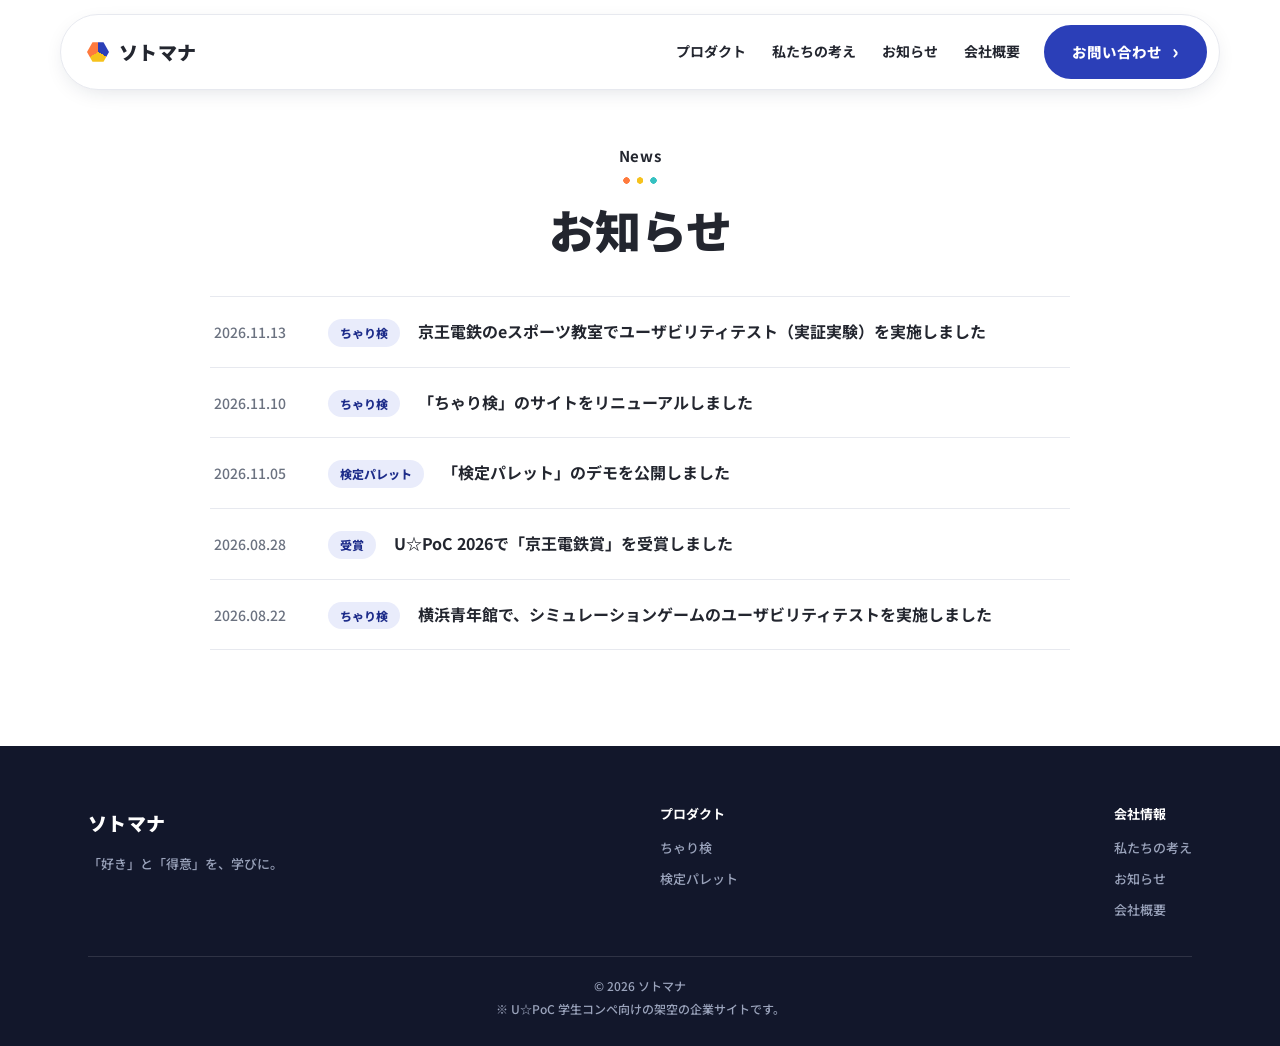
<file: news/index.html>
<!DOCTYPE html>
<html lang="ja">
<head>
<meta charset="UTF-8">
<meta name="viewport" content="width=device-width, initial-scale=1.0">
<title>お知らせ｜ソトマナ</title>
<link rel="preconnect" href="https://fonts.googleapis.com"><link rel="preconnect" href="https://fonts.gstatic.com" crossorigin>
<link href="https://fonts.googleapis.com/css2?family=Noto+Sans+JP:wght@500;700;900&display=swap" rel="stylesheet">
<link rel="stylesheet" href="../assets/site.css">
<style>
.nl{list-style:none;max-width:860px;margin:36px auto 0;border-top:1px solid var(--line)}
.nl a{display:flex;gap:18px;padding:20px 4px;border-bottom:1px solid var(--line);text-decoration:none;color:inherit;align-items:baseline;flex-wrap:wrap}
.nl a:hover .tt{color:var(--brand)}
.nl time{color:var(--muted);flex:0 0 96px;font-size:14px}
.tg{font-size:12px;font-weight:800;padding:3px 12px;border-radius:99px;background:var(--brand-soft);color:var(--brand-d);flex:0 0 auto}
.tt{font-size:16px;font-weight:700;flex:1;min-width:200px}
.art{max-width:760px;margin:0 auto}
.art h1{font-size:clamp(24px,4vw,34px);font-weight:900;line-height:1.5;margin:14px 0 24px}
.art p{font-size:16px;line-height:2;margin-bottom:18px}
.art .meta{display:flex;gap:14px;align-items:center;color:var(--muted);font-size:14px}
.fg{margin:8px auto 26px;max-width:480px}.fg img{width:100%;height:auto;border-radius:16px;display:block;background:var(--brand-soft)}.fg figcaption{font-size:13px;color:var(--muted);margin-top:8px;text-align:center}
.pn{display:flex;justify-content:space-between;gap:12px;max-width:760px;margin:48px auto 0;padding-top:24px;border-top:1px solid var(--line);font-size:14px;flex-wrap:wrap}
.pn a{color:var(--brand-d);font-weight:700;text-decoration:none}
</style>
</head>
<body class="t-co">
<header class="hd"><div class="hd-in">
  <a href="../" class="logo"><span class="hex-m"></span>ソトマナ</a>
  <nav class="nav"><a href="../#products">プロダクト</a><a href="../#about">私たちの考え</a><a href="./">お知らせ</a><a href="../#company">会社概要</a></nav>
  <a href="../#contact" class="pill solid">お問い合わせ</a>
</div></header>

<section style="padding-top:140px"><div class="wrap" id="main">
  <div class="eyebrow">News</div>
  <h2 class="h-l">お知らせ</h2>
  <ul class="nl" id="list"></ul>
</div></section>

<footer class="ft"><div class="wrap">
  <div class="row">
    <div><a href="../" class="logo"><span class="hex-m"></span>ソトマナ</a><p style="margin-top:8px">「好き」と「得意」を、学びに。</p></div>
    <div><h4>プロダクト</h4><a href="../chariken/">ちゃり検</a><a href="../kentei-palette/">検定パレット</a></div>
    <div><h4>会社情報</h4><a href="../#about">私たちの考え</a><a href="./">お知らせ</a><a href="../#company">会社概要</a></div>
  </div>
  <div class="cp">© 2026 ソトマナ<br>※ U☆PoC 学生コンペ向けの架空の企業サイトです。</div>
</div></footer>

<script src="../assets/site.js"></script>
<script src="news.js"></script>
<script>
(function(){
  function esc(s){var d=document.createElement('div');d.textContent=s;return d.innerHTML}
  function fmt(d){return d.replace(/-/g,'.')}
  var id=new URLSearchParams(location.search).get('id');
  var N=window.NEWS||[],main=document.getElementById('main');
  var i=N.findIndex(function(n){return n.id===id});
  if(id&&i>=0){
    var n=N[i];document.title=n.title+'｜ソトマナ';
    var prev=N[i+1],next=N[i-1];
    main.innerHTML='<div class="art"><div class="meta"><time>'+fmt(n.date)+'</time><span class="tg">'+esc(n.tag||'お知らせ')+'</span></div><h1>'+esc(n.title)+'</h1>'+n.body.map(function(p){if(typeof p==='string')return '<p>'+esc(p)+'</p>';if(p.img)return '<figure class="fg"><img src="../'+esc(p.img)+'" alt="'+esc(p.alt||'')+'">'+(p.cap?'<figcaption>'+esc(p.cap)+'</figcaption>':'')+'</figure>';return ''}).join('')+
      '<div class="pn"><span>'+(prev?'<a href="?id='+prev.id+'">← '+esc(prev.title)+'</a>':'')+'</span><a href="./">お知らせ一覧</a><span>'+(next?'<a href="?id='+next.id+'">'+esc(next.title)+' →</a>':'')+'</span></div></div>';
  }else{
    document.getElementById('list').innerHTML=N.map(function(n){return '<li><a href="?id='+n.id+'"><time>'+fmt(n.date)+'</time><span class="tg">'+esc(n.tag||'お知らせ')+'</span><span class="tt">'+esc(n.title)+'</span></a></li>'}).join('');
  }
})();
</script>
</body>
</html>
</file>
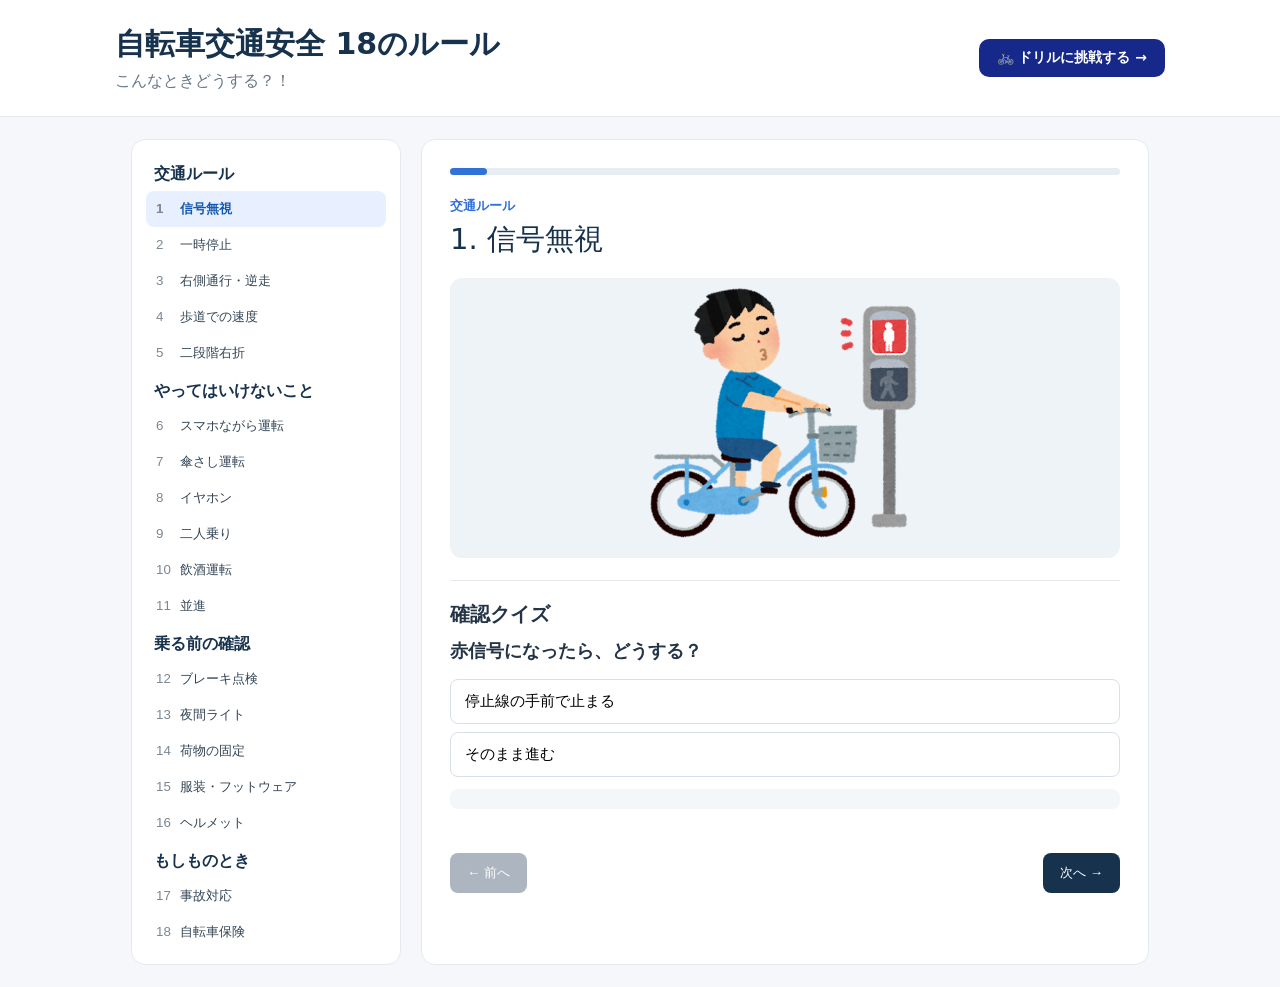
<file: chariken/safety.html>
<!DOCTYPE html>
<html lang="ja">
<head>
<meta charset="UTF-8">
<meta name="viewport" content="width=device-width,initial-scale=1">
<title>自転車交通安全｜18のルール</title>
<style>
*{box-sizing:border-box}
body{margin:0;background:#f5f7fa;color:#243447;font-family:system-ui,-apple-system,"Noto Sans JP",sans-serif}
header{background:#fff;border-bottom:1px solid #e5e9ef;padding:24px 20px}
.head{max-width:1050px;margin:auto}
h1{margin:0;font-size:30px;color:#17324d}
.sub{color:#687787;margin-top:6px}
.wrap{max-width:1050px;margin:22px auto;padding:0 16px;display:grid;grid-template-columns:270px 1fr;gap:20px}
.panel,.lesson{background:#fff;border:1px solid #e4e9ef;border-radius:14px}
.panel{padding:14px;height:max-content}
.group{font-weight:700;color:#17324d;padding:10px 8px 6px}
.item{width:100%;border:0;background:none;text-align:left;padding:9px 10px;border-radius:8px;cursor:pointer;color:#344555}
.item:hover{background:#f0f4f9}
.item.active{background:#e8f0ff;color:#1558b0;font-weight:700}
.n{display:inline-block;width:24px;color:#7a8793}
.lesson{padding:28px}
.bar{height:7px;background:#e8edf2;border-radius:5px;margin-bottom:22px}
.fill{height:100%;background:#3271d8;border-radius:5px;transition:.2s}
.meta{font-size:13px;color:#3271d8;font-weight:700}
.title{font-size:29px;margin:5px 0 18px;color:#17324d}
.lesson-image,.result-image{width:100%;height:280px;object-fit:contain;display:block;background:#eef3f7;border-radius:12px}
.result-image{margin-top:18px}
.image-placeholder{width:100%;height:280px;border-radius:12px;background:#eef3f7;display:flex;align-items:center;justify-content:center;color:#7a8793;text-align:center;padding:20px}
.quiz{margin-top:22px;padding:20px 0;border-top:1px solid #e4e9ef}
.quiz h3{margin:0 0 8px;font-size:20px}
.question{font-size:18px;font-weight:700;line-height:1.7;margin:0 0 12px}
.choice{display:block;width:100%;text-align:left;padding:12px 14px;margin:8px 0;background:#fff;border:1px solid #d9e0e7;border-radius:8px;cursor:pointer;font-size:15px}
.choice:hover{border-color:#3271d8;background:#f7faff}
.choice.correct{background:#eaf7f0;border-color:#35a46e}
.choice.wrong{background:#fff0f0;border-color:#d95a5a}
.feedback{min-height:26px;font-weight:600;margin-top:12px;font-size:14px;line-height:1.7}
.result{display:none;margin-top:18px;padding-top:20px;border-top:1px solid #e4e9ef}
.result.show{display:block}
.result h3{margin:0 0 12px;color:#17324d}
.result-placeholder{display:none}
.lesson-text{font-size:16px;line-height:1.9;margin-top:18px}
.point{margin:16px 0 0;padding:13px 15px;background:#f4f7fa;border-left:4px solid #3271d8;line-height:1.7}
.nav{display:flex;justify-content:space-between;margin-top:24px}
.nav button{background:#17324d;color:#fff;border:0;border-radius:8px;padding:11px 17px;cursor:pointer}
.nav button:disabled{opacity:.35;cursor:not-allowed}
@media(max-width:760px){
.wrap{grid-template-columns:1fr}.panel{order:2}.lesson{order:1}.title{font-size:25px}
.lesson-image,.result-image,.image-placeholder{height:220px}
}

.result h3{font-size:21px;margin-bottom:12px}
.feedback{padding:10px 12px;border-radius:8px;background:#f4f7fa;min-height:0}
.feedback.good{background:#eaf7f0;color:#24784f!important}
.feedback.bad{background:#fff0f0;color:#c43f3f!important}
</style>
</head>

<body>
<header>
<div class="head" style="display:flex;align-items:center;justify-content:space-between;flex-wrap:wrap;gap:12px">
  <div>
    <h1>自転車交通安全 18のルール</h1>
    <div class="sub">こんなときどうする？！</div>
  </div>
  <a href="app.html" style="display:inline-flex;align-items:center;gap:8px;padding:10px 18px;background:#17288B;color:#fff;border-radius:10px;text-decoration:none;font-size:14px;font-weight:700;white-space:nowrap">
    🚲 ドリルに挑戦する →
  </a>
</div>
</header>

<div class="wrap">
<aside class="panel" id="menu"></aside>

<main class="lesson">
<div class="bar"><div class="fill" id="fill"></div></div>
<div class="meta" id="meta"></div>
<div class="title" id="title"></div>

<!-- ① 危険な場面のイラスト -->
<img id="lessonImage" class="lesson-image" alt="">
<div id="imagePlaceholder" class="image-placeholder" style="display:none">
<div>画像がありません。<br><small>assets/safety/ に画像を入れてください。</small></div>
</div>

<!-- ② 予測クイズ -->
<section class="quiz">
<h3>確認クイズ</h3>
<p class="question" id="q"></p>
<div id="choices"></div>
<div class="feedback" id="feedback"></div>
</section>

<!-- ③ 結果のイラスト＋④ 教訓 -->
<section class="result" id="result">
<h3>もしかしたら・・・</h3>
<img id="resultImage" class="result-image" alt="">
<div id="resultPlaceholder" class="image-placeholder" style="display:none">
<div>結果の画像がありません。<br><small>assets/safety/ に画像を入れてください。</small></div>
</div>
<div class="lesson-text" id="text"></div>
<div class="point" id="point"></div>
</section>

<div class="nav">
<button id="prev" onclick="move(-1)">← 前へ</button>
<button id="next" onclick="move(1)">次へ →</button>
</div>
</main>
</div>

<script>
/*
画像は各項目につき2枚です。

assets/
└─ safety/
   ├─ 01_signal.jpg          ← 危険な場面
   ├─ 01_signal_result.jpg   ← 起こる可能性がある事故・危険
   ├─ 02_stop.jpg
   ├─ 02_stop_result.jpg
   ├─ 03_left.jpg
   ├─ 03_left_result.jpg
   ...
   ├─ 18_insurance.jpg
   └─ 18_insurance_result.jpg

合計36枚。
画像を差し替える場合は、同じファイル名でアップロードしてください。
*/

const data = [
["A","交通ルール","信号無視","01_signal.jpg","01_signal_result.jpg",
"赤信号のまま交差点へ進入すると、車や歩行者と衝突する可能性があります。",
"自転車も車両です。信号に従い、赤信号では停止線の手前で止まりましょう。",
["そのまま安全に通過できる","車と衝突する可能性がある","歩行者が必ず避けてくれる"],1],

["A","交通ルール","一時停止","02_stop.jpg","02_stop_result.jpg",
"一時停止せずに交差点へ進入すると、見えない方向から来る車や自転車と衝突する可能性があります。",
"一時停止の標識がある場所では、停止線の手前でいったん止まり、安全を確認しましょう。",
["速度を落とせば止まらなくてよい","停止線を越えてから確認する","停止線の手前で止まって確認する"],2],

["A","交通ルール","右側通行・逆走","03_left.jpg","03_left_result.jpg",
"車道を逆走すると、正面から来る車などと衝突する危険があります。",
"車道では原則として道路の左側を通行しましょう。",
["右側を走る","左側を走る","空いている側を走る"],1],

["A","交通ルール","歩道での速度","04_sidewalk.jpg","04_sidewalk_result.jpg",
"歩道を速い速度で走ると、歩行者の飛び出しなどに対応できず、接触する可能性があります。",
"歩道を通行する場合は歩行者を優先し、すぐに止まれる速度で徐行しましょう。",
["歩行者より速く走る","歩行者優先で徐行する","ベルを鳴らせば高速走行できる"],1],

["A","交通ルール","二段階右折","05_right_turn.jpg","05_right_turn_result.jpg",
"交差点で車と同じように一気に右折すると、対向車や横断する車両と衝突する危険があります。",
"自転車で右折するときは、原則として二段階右折を行いましょう。",
["車と同じように一気に右折する","二段階で右折する","歩道へ乗り上げて右折する"],1],

["B","やってはいけないこと","スマホながら運転","06_smartphone.jpg","06_smartphone_result.jpg",
"走行中にスマートフォンを見ると、前方や周囲への注意がそれて、車や歩行者に気づけない可能性があります。",
"スマートフォンを操作するときは、安全な場所に止まってから行いましょう。",
["停車して操作する","走りながら操作する","片手なら操作してよい"],0],

["B","やってはいけないこと","傘さし運転","07_umbrella.jpg","07_umbrella_result.jpg",
"傘を差しながら走ると、ハンドルやブレーキ操作が不十分になり、転倒や衝突につながる可能性があります。",
"雨の日はレインウェアなどを利用し、安全に運転できる状態にしましょう。",
["傘を片手で持つ","レインウェアを使う","傘をハンドルに固定する"],1],

["B","やってはいけないこと","イヤホン","08_earphone.jpg","08_earphone_result.jpg",
"周囲の音が聞こえにくいと、後ろから近づく車や自転車などに気づけない可能性があります。",
"安全確認に必要な周囲の音が聞こえる状態で走行しましょう。",
["周囲の音が聞こえる状態にする","音量を最大にする","両耳を完全にふさぐ"],0],

["B","やってはいけないこと","二人乗り","09_two_people.jpg","09_two_people_result.jpg",
"二人乗りでは自転車のバランスが崩れやすく、急な停止や方向転換が難しくなる可能性があります。",
"原則として一人で乗車し、安全に自転車を操作できる状態を保ちましょう。",
["二人で乗る","一人で乗る","低速なら二人で乗る"],1],

["B","やってはいけないこと","飲酒運転","10_drinking.jpg","10_drinking_result.jpg",
"飲酒すると判断力や運動能力が低下し、重大な事故につながる可能性があります。",
"飲酒したら自転車に乗らないことが原則です。",
["少量なら乗る","水を飲めば乗る","飲酒したら乗らない"],2],

["B","やってはいけないこと","並進","11_parallel.jpg","11_parallel_result.jpg",
"自転車が横に並んで走ると、他の自転車や車の通行を妨げ、接触する危険があります。",
"原則として一列で走行しましょう。",
["横に並ぶ","一列で走る","広い道路なら並んでよい"],1],

["C","乗る前の確認","ブレーキ点検","12_brake.jpg","12_brake_result.jpg",
"ブレーキに異常があるまま走ると、必要な場所で止まれず、衝突する可能性があります。",
"乗車前にブレーキが正常に作動するか確認し、異常があれば修理してから乗りましょう。",
["確認せず乗る","左右のブレーキを確認する","坂道で試す"],1],

["C","乗る前の確認","夜間ライト","13_light.jpg","13_light_result.jpg",
"夜間にライトを点けずに走ると、周囲から見えにくくなり、車などに気づかれない可能性があります。",
"夜間はライトを点灯し、自分の存在を周囲に知らせましょう。",
["ライトを消す","反射材だけで走る","ライトを点灯する"],2],

["C","乗る前の確認","荷物の固定","14_luggage.jpg","14_luggage_result.jpg",
"荷物が落ちたり車輪に絡んだりすると、バランスを崩して転倒する可能性があります。",
"荷物は安全に固定し、運転操作を妨げないようにしましょう。",
["ハンドルにぶら下げる","安全に固定する","手に持って走る"],1],

["C","乗る前の確認","服装・フットウェア","15_clothes.jpg","15_clothes_result.jpg",
"服の裾や不安定な履物が車輪やペダルに影響すると、転倒する可能性があります。",
"安全にペダルを操作できる服装と靴を選びましょう。",
["裾をそのままにする","動きやすい服装・靴を選ぶ","サンダルで走る"],1],

["C","乗る前の確認","ヘルメット","16_helmet.jpg","16_helmet_result.jpg",
"ヘルメットを正しく着用していないと、転倒時に十分な保護効果が得られない可能性があります。",
"自転車に乗るときはヘルメットを着用し、正しくフィットさせましょう。",
["あごひもをゆるめる","正しく着用する","頭に乗せるだけ"],1],

["D","もしものとき","事故対応","17_accident.jpg","17_accident_result.jpg",
"事故が起きたのに何もせず立ち去ると、けが人の救護が遅れたり、事故の対応ができなくなったりします。",
"事故が起きたら、まず安全を確保し、必要に応じて119番・110番へ連絡しましょう。",
["そのまま立ち去る","安全確保と必要な通報をする","写真だけ撮って帰る"],1],

["D","もしものとき","自転車保険","18_insurance.jpg","18_insurance_result.jpg",
"自転車事故では、相手に大きなけがをさせ、高額な賠償が必要になる可能性があります。",
"万一に備えて自転車保険などを確認し、住んでいる地域の条例や学校のルールも確認しましょう。",
["事故は起きないので不要","万一に備えて確認する","友人の保険で必ず補償される"],1]
];

let cur=0;

function build(){
 const menu=document.getElementById("menu");
 const groups=["A","B","C","D"];
 menu.innerHTML="";
 groups.forEach(g=>{
   const group=data.find(x=>x[0]===g)[1];
   const h=document.createElement("div");
   h.className="group"; h.textContent=group; menu.appendChild(h);
   data.forEach((x,i)=>{
     if(x[0]!==g)return;
     const b=document.createElement("button");
     b.className="item"; b.id="m"+i;
     b.innerHTML='<span class="n">'+(i+1)+'</span>'+x[2];
     b.onclick=()=>show(i);
     menu.appendChild(b);
   });
 });
}

function setImage(img,placeholder,file,alt){
 img.style.display="block"; placeholder.style.display="none";
 img.onload=()=>{img.style.display="block";placeholder.style.display="none"};
 img.onerror=()=>{img.style.display="none";placeholder.style.display="flex"};
 img.src="assets/safety/"+file; img.alt=alt;
}

function show(i){
 cur=i; const x=data[i];
 document.getElementById("meta").textContent=x[1];
 document.getElementById("title").textContent=(i+1)+". "+x[2];
 setImage(document.getElementById("lessonImage"),document.getElementById("imagePlaceholder"),x[3],x[2]);
 setImage(document.getElementById("resultImage"),document.getElementById("resultPlaceholder"),x[4],x[2]+" 結果");
 document.getElementById("text").textContent=x[5];
 document.getElementById("point").textContent="教訓："+x[6];

 document.getElementById("q").textContent = quizQuestion(x[2]);
  const customChoices = topicChoices(x[2]);
  if(customChoices){
    x[7] = customChoices;
    x[8] = 0;
  }
 const choices=document.getElementById("choices"); choices.innerHTML="";
 x[7].forEach((v,j)=>{
   const b=document.createElement("button");
   b.className="choice"; b.textContent=v; b.onclick=()=>answer(j);
   choices.appendChild(b);
 });
 document.getElementById("feedback").textContent="";
 document.getElementById("feedback").style.color="";
 document.getElementById("result").classList.remove("show");
 document.getElementById("fill").style.width=((i+1)/18*100)+"%";
 document.getElementById("prev").disabled=i===0;
 document.getElementById("next").disabled=i===17;
 document.querySelectorAll(".item").forEach(b=>b.classList.remove("active"));
 document.getElementById("m"+i).classList.add("active");
 window.scrollTo({top:0,behavior:"smooth"});
}

function quizQuestion(title){
  const questions = {
    "信号無視":"赤信号になったら、どうする？",
    "一時停止":"一時停止の標識があったら、どうする？",
    "右側通行・逆走":"右側を走っていることに気づいたら、どうする？",
    "歩道での速度":"歩道を走るとき、どうする？",
    "二段階右折":"この交差点で右折するとき、どうする？",
    "スマホながら運転":"走行中にスマホを使いたくなったら、どうする？",
    "傘さし運転":"雨が降ってきたら、どうする？",
    "イヤホン":"イヤホンをしているとき、どうする？",
    "二人乗り":"友達を後ろに乗せてほしいと言われたら、どうする？",
    "飲酒運転":"お酒を飲んだあと、自転車に乗ることになったら、どうする？",
    "並進":"自転車で横に並んで走っているとき、どうする？",
    "ブレーキ点検":"ブレーキの効きが悪いことに気づいたら、どうする？",
    "夜間ライト":"暗くなってきたら、どうする？",
    "荷物の固定":"荷物が不安定なことに気づいたら、どうする？",
    "服装・フットウェア":"ペダルに引っかかりそうな服装だったら、どうする？",
    "ヘルメット":"ヘルメットを着けずに出発しようとしたら、どうする？",
    "事故対応":"自転車で人や車にぶつかったら、まずどうする？",
    "自転車保険":"自転車に乗る前に、事故への備えとしてどうする？"
  };
  return questions[title] || "このあと、どうする？";
}

function topicChoices(title){
  const choices = {
    "信号無視":[
      "停止線の手前で止まる",
      "そのまま進む"
    ],
    "一時停止":[
      "停止線の手前でいったん止まり、安全を確認する",
      "速度を落とすだけで通過する"
    ],
    "右側通行・逆走":[
      "安全を確認して左側へ戻る",
      "そのまま右側を走り続ける"
    ],
    "歩道での速度":[
      "歩行者に配慮し、すぐ止まれる速度で走る",
      "歩道でも速度を落とさず走る"
    ],
    "二段階右折":[
      "交差点を二段階に分けて右折する",
      "車と同じように右折する"
    ],
    "スマホながら運転":[
      "安全な場所に止まってから使う",
      "走りながら短時間だけ見る"
    ],
    "傘さし運転":[
      "安全な場所で止まり、雨具を使う",
      "傘を差したまま走る"
    ],
    "イヤホン":[
      "周囲の音を聞ける状態にして走る",
      "音量を小さくしてそのまま走る"
    ],
    "二人乗り":[
      "二人乗りをせず、一人で走る",
      "短い距離なら乗せる"
    ],
    "飲酒運転":[
      "自転車に乗らず、別の移動手段を使う",
      "少量なら自転車に乗る"
    ],
    "並進":[
      "一列になり、周囲を確認して走る",
      "人がいなければ、そのまま並んで走る"
    ],
    "ブレーキ点検":[
      "乗る前に点検し、必要なら修理する",
      "そのまま出発する"
    ],
    "夜間ライト":[
      "ライトを点けて走る",
      "暗くてもライトなしで走る"
    ],
    "荷物の固定":[
      "荷物を安全に固定してから走る",
      "片手で持って走る"
    ],
    "服装・フットウェア":[
      "動きやすく、車輪などに絡みにくい服装にする",
      "引っかかりそうでもそのまま走る"
    ],
    "ヘルメット":[
      "ヘルメットを正しく着用してから出発する",
      "そのまま出発する"
    ],
    "事故対応":[
      "安全を確保し、必要に応じて警察・救急へ連絡する",
      "そのまま走り去る"
    ],
    "自転車保険":[
      "地域のルールも確認し、必要な保険等に備える",
      "事故が起きてから考える"
    ]
  };
  return choices[title] || null;
}

// 各トピックの正解・不正解フィードバック（app.htmlの問題と対応）
const FEEDBACK = {
  "信号無視":{
    ok:"正解！自転車も車両です。赤信号では必ず停止線の手前で止まりましょう。信号無視は青切符（反則金）の対象です。",
    ng:"あぶない！赤信号は自転車も止まらなければなりません。「人がいないから大丈夫」は通用しません。"
  },
  "一時停止":{
    ok:"正解！一時停止の標識では必ず止まって左右を確認。ゆっくり進むだけでは不十分です。",
    ng:"あぶない！一時停止の標識は「必ず止まれ」という意味です。速度を落とすだけでは違反になります。"
  },
  "右側通行・逆走":{
    ok:"正解！自転車は車道の左側通行が原則。逆走は正面衝突の危険があります。",
    ng:"あぶない！車道の右側を走ると、前から来る車と正面衝突する危険があります。必ず左側を走りましょう。"
  },
  "歩道での速度":{
    ok:"正解！歩道では歩行者が最優先。すぐに止まれる速度で徐行しましょう。",
    ng:"あぶない！歩道での速い走行は歩行者を巻き込む事故につながります。歩行者優先で徐行が必要です。"
  },
  "二段階右折":{
    ok:"正解！自転車の右折は交差点の向こう側の角まで直進してから向きを変える「二段階右折」が原則です。",
    ng:"あぶない！自転車が車と同じように右折すると、対向車と衝突する危険があります。二段階右折が必要です。"
  },
  "スマホながら運転":{
    ok:"正解！スマホを見るときは必ず止まってから。ながら運転は反則金12,000円の対象です。",
    ng:"あぶない！走りながらのスマホ操作は前方不注意になります。反則金12,000円の対象にもなります。"
  },
  "傘さし運転":{
    ok:"正解！傘さし運転は法律で禁止されています。雨の日はレインコートを使いましょう。",
    ng:"あぶない！傘をさしながら走ると片手運転になり、ブレーキ操作が遅れます。法律違反でもあります。"
  },
  "イヤホン":{
    ok:"正解！周囲の音（クラクション・踏切・緊急車両）が聞こえる状態を保ちましょう。",
    ng:"あぶない！両耳イヤホンは車のクラクションや踏切の音が聞こえなくなる危険な状態です。"
  },
  "二人乗り":{
    ok:"正解！二人乗りは原則禁止。バランスが崩れてブレーキも効きにくくなります。",
    ng:"あぶない！二人乗りは法律で原則禁止です。バランスが崩れ、急停車ができなくなります。"
  },
  "飲酒運転":{
    ok:"正解！自転車の飲酒運転も法律違反。酒酔い運転は5年以下の懲役または100万円以下の罰金です。",
    ng:"あぶない！「少しなら大丈夫」は危険な思い込み。自転車の酒酔い運転は重大な犯罪です。"
  },
  "並進":{
    ok:"正解！2台以上並んで走ることは原則禁止。後ろの車が追い越しにくくなり危険です。",
    ng:"あぶない！並んで走ると車道幅を占有し、後続車との事故リスクが高まります。原則禁止です。"
  },
  "ブレーキ点検":{
    ok:"正解！乗る前の点検は使用者の義務です。ブレーキが壊れたまま走るのは違法です。",
    ng:"あぶない！整備不良の自転車での事故は自分の責任になります。乗る前の点検を忘れずに。"
  },
  "夜間ライト":{
    ok:"正解！夜間のライト点灯は義務です。早めに点けて車から自分の存在を知らせましょう。",
    ng:"あぶない！夜間無灯火は法律違反。ドライバーから見えず、衝突される危険があります。"
  },
  "荷物の固定":{
    ok:"正解！荷物は安全に固定しましょう。落下すると後続車の事故原因にもなります。",
    ng:"あぶない！不安定な荷物はバランスを崩す原因になります。必ず固定してから走りましょう。"
  },
  "服装・フットウェア":{
    ok:"正解！サンダルや裾の長い服は車輪にはさまる危険があります。動きやすい服装で乗りましょう。",
    ng:"あぶない！サンダルはペダルから滑って車輪に足がはさまる重大事故につながります。"
  },
  "ヘルメット":{
    ok:"正解！2023年4月から全年齢で着用が努力義務になりました。頭を守るために必ずかぶりましょう。",
    ng:"あぶない！ヘルメットなしの転倒は頭部への重大なダメージにつながります。全年齢で努力義務です。"
  },
  "事故対応":{
    ok:"正解！事故のあとはまず相手の救護、そして警察・救急への連絡が義務です。逃げると「ひき逃げ」になります。",
    ng:"あぶない！事故後に立ち去ることは「ひき逃げ」という重大な犯罪です。必ず止まって対応しましょう。"
  },
  "自転車保険":{
    ok:"正解！自転車事故で億単位の賠償が必要になった例もあります。多くの自治体で保険加入が義務化されています。",
    ng:"事故が起きてから後悔しないために、自転車保険への加入を確認しておきましょう。多くの自治体で義務化されています。"
  }
};

function answer(j){
 const x=data[cur];
 const bs=document.querySelectorAll(".choice");
 bs.forEach(b=>b.disabled=true);
 const f=document.getElementById("feedback");
 f.classList.remove("good","bad");
 const fb=FEEDBACK[x[2]]||{ok:"正解！",ng:"あぶない！"};
 if(j===x[8]){
   bs[j].classList.add("correct");
   f.textContent="✅ "+fb.ok;
   f.classList.add("good");
 }else{
   bs[j].classList.add("wrong");
   bs[x[8]].classList.add("correct");
   f.textContent="⚠️ "+fb.ng;
   f.classList.add("bad");
 }
 document.getElementById("result").classList.add("show");
 setTimeout(()=>document.getElementById("result").scrollIntoView({behavior:"smooth",block:"start"}),120);
}

function move(d){show(cur+d)}
build(); show(0);
</script>
</body>
</html>
</file>
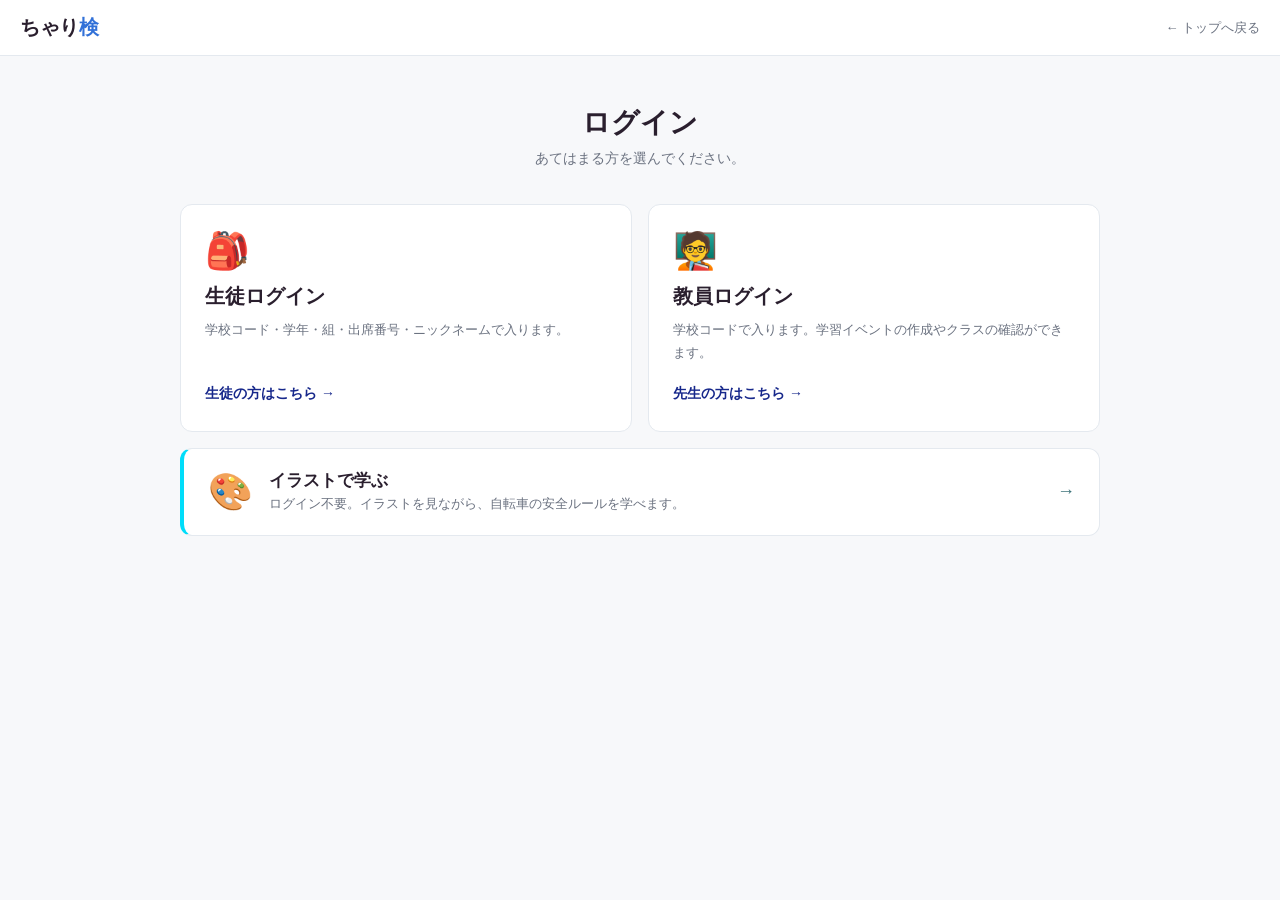
<file: chariken/start.html>
<!DOCTYPE html>
<html lang="ja">
<head>
<meta charset="UTF-8">
<meta name="viewport" content="width=device-width, initial-scale=1.0">
<title>ちゃり検｜はじめる</title>
<style>
:root{
  --bg:#f7f8fa;--surface:#fff;--border:#e4e9ef;--text:#2a1f2e;--muted:#6b7280;
  --accent:#17288B;--accent2:#3271d8;--accent-light:#eef3ff;--teal:#3D737A;--r:12px;
}
*{box-sizing:border-box;margin:0;padding:0}
body{font-family:'Hiragino Kaku Gothic ProN','Hiragino Sans','BIZ UDPGothic',sans-serif;background:var(--bg);color:var(--text);min-height:100vh}
.site-header{background:var(--surface);border-bottom:1px solid var(--border);height:56px;padding:0 20px;display:flex;align-items:center;justify-content:space-between;position:sticky;top:0;z-index:10}
.logo{font-size:20px;font-weight:700;letter-spacing:-.5px;text-decoration:none;color:var(--text)}
.logo em{color:var(--accent2);font-style:normal}
.back-link{font-size:13px;color:var(--muted);text-decoration:none}
.back-link:hover{color:var(--accent)}
.wrap{max-width:960px;margin:0 auto;padding:48px 20px 64px}
.page-title{font-size:28px;font-weight:700;text-align:center}
.page-sub{font-size:14px;color:var(--muted);text-align:center;margin:8px 0 36px}

.main-grid{display:grid;grid-template-columns:1fr;gap:16px}
@media(min-width:680px){.main-grid{grid-template-columns:1fr 1fr}}
.card{background:var(--surface);border:1px solid var(--border);border-radius:var(--r);padding:28px 24px;text-decoration:none;color:var(--text);display:flex;flex-direction:column;align-items:flex-start;gap:8px;transition:border-color .15s,box-shadow .15s}
.card:hover{border-color:var(--accent);box-shadow:0 4px 16px rgba(23,40,139,.1)}
.icon{font-size:36px;line-height:1;margin-bottom:6px}
.ttl{font-size:20px;font-weight:700}
.desc{font-size:13px;color:var(--muted);line-height:1.8}
.cta{margin-top:auto;padding-top:12px;font-size:14px;font-weight:700;color:var(--accent)}

.illust{margin-top:16px;border-left:4px solid #00DDFA;flex-direction:row;align-items:center;gap:16px;padding:20px 24px}
.illust .icon{margin:0}
.illust .body{flex:1}
.illust .ttl{font-size:17px}
.illust .arrow{font-size:18px;font-weight:700;color:var(--teal)}
.illust:hover{border-color:#00DDFA;box-shadow:0 4px 16px rgba(0,221,250,.18)}
</style>
</head>
<body>
<header class="site-header">
  <a href="index.html" class="logo">ちゃり<em>検</em></a>
  <a href="index.html" class="back-link">← トップへ戻る</a>
</header>

<div class="wrap">
  <h1 class="page-title">ログイン</h1>
  <p class="page-sub">あてはまる方を選んでください。</p>

  <div class="main-grid">
    <a href="app.html" class="card">
      <div class="icon">🎒</div>
      <div class="ttl">生徒ログイン</div>
      <div class="desc">学校コード・学年・組・出席番号・ニックネームで入ります。</div>
      <div class="cta">生徒の方はこちら →</div>
    </a>
    <a href="teacher.html" class="card">
      <div class="icon">🧑‍🏫</div>
      <div class="ttl">教員ログイン</div>
      <div class="desc">学校コードで入ります。学習イベントの作成やクラスの確認ができます。</div>
      <div class="cta">先生の方はこちら →</div>
    </a>
  </div>

  <a href="safety.html" class="card illust">
    <div class="icon">🎨</div>
    <div class="body">
      <div class="ttl">イラストで学ぶ</div>
      <div class="desc">ログイン不要。イラストを見ながら、自転車の安全ルールを学べます。</div>
    </div>
    <div class="arrow">→</div>
  </a>
</div>
</body>
</html>
</file>
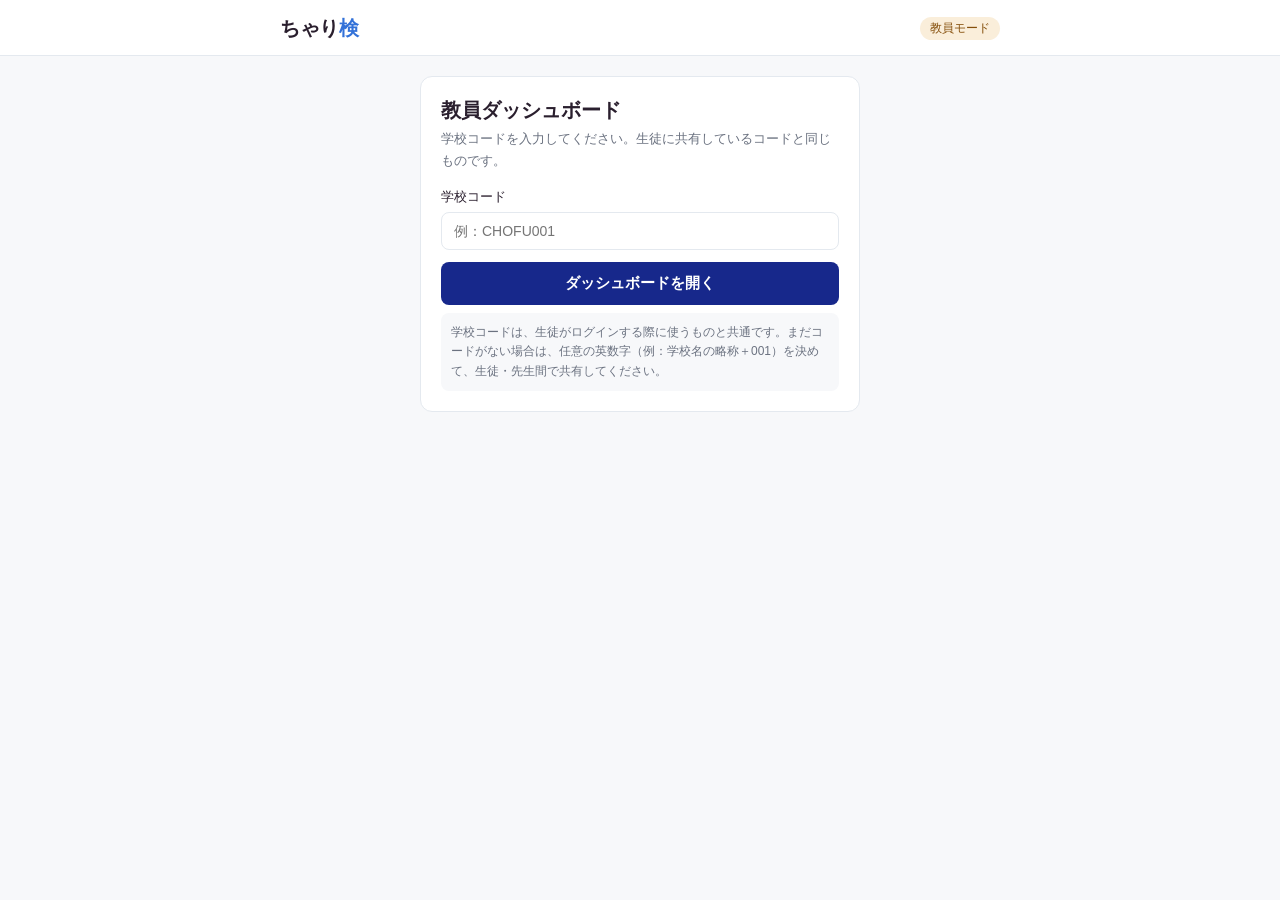
<file: chariken/teacher.html>
<!DOCTYPE html>
<html lang="ja">
<head>
<meta charset="UTF-8">
<meta name="viewport" content="width=device-width, initial-scale=1.0">
<title>ちゃり検 教員ダッシュボード</title>
<style>
:root{
  --bg:#f7f8fa;--surface:#fff;--border:#e4e9ef;--text:#2a1f2e;--muted:#6b7280;
  --accent:#17288B;--accent2:#3271d8;--accent-light:#eef3ff;--correct:#16a34a;--correct-light:#f0fdf4;
  --wrong:#dc2626;--wrong-light:#fef2f2;--warn:#854F0B;--warn-light:#FAEEDA;--r:12px;--rs:8px;
}
*{box-sizing:border-box;margin:0;padding:0}
body{font-family:'Hiragino Kaku Gothic ProN','Hiragino Sans','BIZ UDPGothic',sans-serif;background:var(--bg);color:var(--text);min-height:100vh;display:flex;flex-direction:column;align-items:center;padding:0 16px 4rem}
.wrap{width:100%;max-width:720px;display:flex;flex-direction:column;gap:12px}
.screen{display:none;flex-direction:column;gap:12px}
.screen.active{display:flex}

.topbar{position:relative;height:56px;display:flex;align-items:center;justify-content:space-between;margin-bottom:8px}
.topbar::before{content:'';position:absolute;top:0;bottom:0;left:50%;width:100vw;transform:translateX(-50%);background:var(--surface);border-bottom:1px solid var(--border);z-index:-1}
.logo{font-size:20px;font-weight:700;letter-spacing:-0.5px;text-decoration:none;color:inherit}
.logo em{color:var(--accent2);font-style:normal}
.teacher-badge{font-size:12px;padding:3px 10px;border-radius:20px;background:var(--warn-light);color:var(--warn);font-weight:500}
.top-right{display:flex;align-items:center;gap:8px}
.btn-sm{font-size:12px;padding:4px 10px;border:1px solid var(--border);border-radius:var(--rs);background:var(--surface);color:var(--muted);cursor:pointer}

.card{background:var(--surface);border:1px solid var(--border);border-radius:var(--r);padding:20px}
.card-title{font-size:13px;font-weight:600;margin-bottom:12px;display:flex;align-items:center;gap:6px;justify-content:space-between}
.card-title .t{display:flex;align-items:center;gap:6px}

/* 2カラム */
.dash-cols{display:flex;flex-direction:column;gap:12px}
.dash-col{display:flex;flex-direction:column;gap:12px;min-width:0}
@media(min-width:900px){
  .wrap:has(#screen-dashboard.active){max-width:1240px}
  .wrap:has(#screen-dashboard.active) .topbar{margin-bottom:16px}
  #screen-dashboard .dash-cols{display:grid;grid-template-columns:420px minmax(0,1fr);gap:20px;align-items:start}
  #screen-dashboard .dash-left{position:sticky;top:12px}
  #screen-dashboard .stats-grid{grid-template-columns:repeat(3,1fr)}
}

/* login */
.login-wrap{width:100%;max-width:440px;margin:0 auto}
.login-title{font-size:20px;font-weight:700;margin-bottom:4px}
.login-sub{font-size:13px;color:var(--muted);margin-bottom:16px;line-height:1.7}
.form-lbl{font-size:13px;font-weight:500;margin-bottom:6px;display:block}
.fg{margin-bottom:12px}
input[type=text],input[type=date]{width:100%;font-size:14px;padding:10px 12px;border:1px solid var(--border);border-radius:var(--rs);background:var(--surface);color:var(--text);font-family:inherit}
input:focus{outline:2px solid var(--accent);border-color:transparent}
.btn-primary{width:100%;font-size:15px;font-weight:700;padding:12px;background:var(--accent);color:#fff;border:none;border-radius:var(--rs);cursor:pointer}
.btn-primary:hover{background:#0f1c63}
.btn-sm:hover{background:var(--bg)}
.login-note{font-size:12px;color:var(--muted);padding:10px;background:var(--bg);border-radius:var(--rs);line-height:1.6;margin-top:8px}

/* stat cards */
.stats-grid{display:grid;grid-template-columns:repeat(3,1fr);gap:10px}
.stat-card{background:var(--surface);border:1px solid var(--border);border-radius:var(--r);padding:16px 18px}
.stat-lbl{font-size:11px;color:var(--muted);margin-bottom:6px}
.stat-num{font-size:28px;font-weight:700;color:var(--accent);letter-spacing:-1px;line-height:1}
.stat-sub{font-size:11px;color:var(--muted);margin-top:4px}
@media(max-width:600px){.stats-grid{grid-template-columns:1fr 1fr}}

/* category bars */
.cat-list{display:flex;flex-direction:column;gap:8px}
.cat-row{display:flex;align-items:center;gap:8px}
.cat-name{font-size:12px;width:100px;flex-shrink:0;color:var(--text)}
.cat-bar-w{flex:1;height:6px;background:var(--border);border-radius:3px;overflow:hidden}
.cat-bar{height:100%;background:var(--accent);border-radius:3px}
.cat-cnt{font-size:12px;color:var(--muted);width:32px;text-align:right;flex-shrink:0}

/* event */
.event-head{display:flex;align-items:flex-start;justify-content:space-between;margin-bottom:10px;gap:8px}
.event-name{font-size:15px;font-weight:600}
.event-date{font-size:12px;color:var(--muted);margin-top:2px}
.pill{font-size:11px;font-weight:500;padding:3px 10px;border-radius:20px;white-space:nowrap}
.pill-amber{background:#FAEEDA;color:#633806}
.pill-green{background:#E1F5EE;color:#085041}
.prog-label{display:flex;justify-content:space-between;font-size:12px;color:var(--muted);margin-bottom:4px}
.prog-label b{color:var(--text);font-weight:600}
.prog-bar{height:6px;background:var(--border);border-radius:3px;overflow:hidden}
.prog-fill{height:100%;border-radius:3px;background:var(--correct)}
.no-event{font-size:13px;color:var(--muted);line-height:1.7}

/* ranking */
.rank-item{display:flex;align-items:center;gap:10px;padding:8px 0;border-top:0.5px solid var(--border)}
.rank-item:first-child{border-top:none}
.rank-n{font-size:13px;font-weight:600;color:var(--muted);width:20px;text-align:center}
.rank-av{width:26px;height:26px;border-radius:50%;background:#EEEDFE;display:flex;align-items:center;justify-content:center;font-size:11px;font-weight:600;color:#3C3489;flex-shrink:0}
.rank-name{flex:1;font-size:13px}
.rank-sc{font-size:13px;font-weight:600;min-width:36px;text-align:right}
.empty-note{font-size:12px;color:var(--muted);padding:6px 0}

/* action tiles */
.action-grid{display:grid;grid-template-columns:1fr 1fr;gap:10px}
@media(max-width:600px){.action-grid{grid-template-columns:1fr}}
.action-card{background:var(--surface);border:1px solid var(--border);border-radius:var(--r);padding:16px;text-decoration:none;color:var(--text);display:flex;flex-direction:column;gap:6px;cursor:pointer;transition:border-color .15s}
.action-card:hover{border-color:var(--accent);background:var(--accent-light)}
.action-icon{font-size:20px}
.action-title{font-size:14px;font-weight:600}
.action-desc{font-size:12px;color:var(--muted);line-height:1.6}

/* event create form */
.event-form{display:none;flex-direction:column;gap:10px;margin-top:12px;padding-top:12px;border-top:0.5px solid var(--border)}
.event-form.open{display:flex}
.form-row{display:flex;gap:8px}
.form-row .fg{flex:1;margin-bottom:0}
.toggle-link{font-size:12px;color:var(--accent);cursor:pointer;background:none;border:none;font-weight:500;padding:0}

/* level selector (matches student app) */
.lv-row{display:flex;gap:6px}
.lv{flex:1;padding:9px 4px;border:1px solid var(--border);border-radius:var(--rs);background:var(--surface);font-size:13px;color:var(--muted);cursor:pointer;text-align:center;transition:all .15s}
.lv.sel{background:var(--accent);color:#fff;border-color:var(--accent);font-weight:500}

.toast{position:fixed;bottom:24px;left:50%;transform:translateX(-50%);background:#1a1a18;color:#fff;font-size:13px;padding:10px 20px;border-radius:20px;display:none;z-index:100}
.error-msg{font-size:13px;padding:.7rem 1rem;background:var(--wrong-light);color:var(--wrong);border-radius:var(--rs);display:none}
.spinner-line{font-size:12px;color:var(--muted);padding:8px 0}
</style>
</head>
<body>
<div class="wrap">

  <!-- ===== Login screen ===== -->
  <div class="screen active" id="screen-login">
    <div class="topbar">
      <a href="index.html" class="logo">ちゃり<em>検</em></a>
      <div class="teacher-badge">教員モード</div>
    </div>
    <div class="login-wrap card">
      <div class="login-title">教員ダッシュボード</div>
      <div class="login-sub">学校コードを入力してください。生徒に共有しているコードと同じものです。</div>
      <div class="error-msg" id="login-error"></div>
      <div class="fg">
        <label class="form-lbl">学校コード</label>
        <input type="text" id="school-code-input" placeholder="例：CHOFU001" style="text-transform:uppercase">
      </div>
      <button class="btn-primary" onclick="loginTeacher()">ダッシュボードを開く</button>
      <div class="login-note">学校コードは、生徒がログインする際に使うものと共通です。まだコードがない場合は、任意の英数字（例：学校名の略称＋001）を決めて、生徒・先生間で共有してください。</div>
    </div>
  </div>

  <!-- ===== Dashboard screen ===== -->
  <div class="screen" id="screen-dashboard">
    <div class="topbar">
      <a href="index.html" class="logo">ちゃり<em>検</em></a>
      <div class="top-right">
        <div class="teacher-badge" id="school-badge">教員モード</div>
        <button class="btn-sm" onclick="logoutTeacher()">学校コードを変更</button>
      </div>
    </div>

    <div class="error-msg" id="dash-error"></div>

    <div class="stats-grid">
      <div class="stat-card">
        <div class="stat-lbl">登録済み問題数</div>
        <div class="stat-num" id="stat-questions">–</div>
        <div class="stat-sub" id="stat-questions-sub">全カテゴリ合計</div>
      </div>
      <div class="stat-card">
        <div class="stat-lbl">生徒数</div>
        <div class="stat-num" id="stat-students">–</div>
        <div class="stat-sub">この学校コードで登録</div>
      </div>
      <div class="stat-card">
        <div class="stat-lbl">今週の参加率</div>
        <div class="stat-num" id="stat-participation">–</div>
        <div class="stat-sub">直近のイベント回答率</div>
      </div>
    </div>

    <div class="dash-cols">
    <div class="dash-col dash-left">
    <div class="card">
      <div class="card-title"><div class="t">📚 カテゴリ別 問題数</div></div>
      <div class="cat-list" id="cat-list"><div class="spinner-line">読み込み中…</div></div>
    </div>

    <div class="card">
      <div class="card-title"><div class="t">🏆 クラスランキング（上位10名）</div></div>
      <div id="rank-list"><div class="spinner-line">イベントがある場合に表示されます</div></div>
    </div>
    </div>
    <div class="dash-col">
    <div class="card">
      <div class="card-title">
        <div class="t">🚩 学習イベント</div>
        <button class="toggle-link" onclick="toggleEventForm()">＋ 新しいイベントを作成</button>
      </div>
      <div id="event-body"><div class="spinner-line">読み込み中…</div></div>

      <div class="event-form" id="event-form">
        <div class="fg">
          <label class="form-lbl">イベント名</label>
          <input type="text" id="ev-name" placeholder="例：交通安全週間">
        </div>
        <div class="form-row">
          <div class="fg">
            <label class="form-lbl">開始日</label>
            <input type="date" id="ev-start">
          </div>
          <div class="fg">
            <label class="form-lbl">終了日</label>
            <input type="date" id="ev-end">
          </div>
        </div>
        <div class="fg">
          <label class="form-lbl">難易度（生徒側は期間中変更できません）</label>
          <div class="lv-row" id="ev-lv-row">
            <div class="lv sel" data-lv="all" onclick="selectEvLevel(this)">すべて</div>
            <div class="lv" data-lv="easy" onclick="selectEvLevel(this)">やさしい</div>
            <div class="lv" data-lv="mid" onclick="selectEvLevel(this)">ふつう</div>
            <div class="lv" data-lv="hard" onclick="selectEvLevel(this)">むずかしい</div>
          </div>
        </div>
        <button class="btn-primary" onclick="submitCreateEvent()">イベントを開始する</button>
        <div class="login-note">例：5日間×1日5分を想定した「交通安全週間」など。開始日〜終了日の間、生徒のダッシュボードにイベントバナーとクラスランキングが表示されます。</div>
      </div>
    </div>

    <div class="action-grid">
      <a class="action-card" id="link-generate" href="generate.html">
        <div class="action-icon">📷</div>
        <div class="action-title">問題を作成する</div>
        <div class="action-desc">通学路や交差点の写真から、AIが問題文・選択肢・解説を自動生成します。</div>
      </a>
      <a class="action-card" href="index.html">
        <div class="action-icon">🌐</div>
        <div class="action-title">紹介ページを見る</div>
        <div class="action-desc">保護者や他の先生に共有できる、ちゃり検の紹介ページです。</div>
      </a>
    </div>
    </div>
    </div>
  </div>

</div>

<div class="toast" id="toast"></div>

<script>
const SUPABASE_URL='https://hwxreikopltisfoimuzf.supabase.co';
const SUPABASE_KEY='sb_publishable_IibWbT-1J9MeXGN5XkJfMw_PqsRfgsi';
const CATEGORIES=['走行ルール','信号機の種類','道路標識','危険行為禁止','走行判断','事故対応','安全対策','青切符・法律','自転車マナー','自転車整備・安全'];
// カテゴリの表示順をランキングタブと合わせる（問題数はDBから動的取得）

let schoolCode=null;

function api(path,opts={}){
  return fetch(SUPABASE_URL+path,{...opts,headers:{
    'apikey':SUPABASE_KEY,'Authorization':'Bearer '+SUPABASE_KEY,
    'Content-Type':'application/json',...(opts.headers||{})
  }});
}
function showToast(msg){const t=document.getElementById('toast');t.textContent=msg;t.style.display='block';setTimeout(()=>t.style.display='none',3000)}
function showErr(id,msg){const el=document.getElementById(id);el.textContent=msg;el.style.display='block';setTimeout(()=>el.style.display='none',5000)}
function showScreen(id){document.querySelectorAll('.screen').forEach(s=>s.classList.remove('active'));document.getElementById(id).classList.add('active')}

function loginTeacher(){
  const sc=document.getElementById('school-code-input').value.trim().toUpperCase();
  if(!sc){showErr('login-error','学校コードを入力してください');return}
  schoolCode=sc;
  localStorage.setItem('upoc_teacher_school',sc);
  document.getElementById('school-badge').textContent=sc+' ・ 教員モード';
  document.getElementById('link-generate').href='generate.html?school='+encodeURIComponent(sc);
  showScreen('screen-dashboard');
  loadDashboard();
}
function logoutTeacher(){
  schoolCode=null;
  localStorage.removeItem('upoc_teacher_school');
  showScreen('screen-login');
}

async function loadDashboard(){
  loadQuestionStats();
  loadStudentCount();
  loadEventAndRanking();
}

async function loadQuestionStats(){
  try{
    const res=await api(`/rest/v1/questions?status=eq.active&or=(school_code.eq.${schoolCode},school_code.is.null)&select=category`);
    if(!res.ok)throw new Error(await res.text());
    const rows=await res.json();
    document.getElementById('stat-questions').textContent=rows.length;
    document.getElementById('stat-questions-sub').textContent='うちこの学校の写真問題を含む';
    const counts={};
    CATEGORIES.forEach(c=>counts[c]=0);
    rows.forEach(r=>{if(r.category in counts)counts[r.category]++;else counts[r.category]=(counts[r.category]||0)+1});
    const max=Math.max(1,...Object.values(counts));
    const list=document.getElementById('cat-list');
    list.innerHTML='';
    CATEGORIES.forEach(c=>{
      const n=counts[c]||0;
      const row=document.createElement('div');
      row.className='cat-row';
      row.innerHTML=`<div class="cat-name">${c}</div><div class="cat-bar-w"><div class="cat-bar" style="width:${(n/max*100).toFixed(0)}%"></div></div><div class="cat-cnt">${n}問</div>`;
      list.appendChild(row);
    });
  }catch(e){
    document.getElementById('cat-list').innerHTML='<div class="empty-note">読み込みに失敗しました</div>';
    showErr('dash-error','問題データの取得に失敗しました: '+e.message);
  }
}

async function loadStudentCount(){
  try{
    const res=await api(`/rest/v1/student_profiles?school_code=eq.${schoolCode}&select=id`);
    if(!res.ok)throw new Error(await res.text());
    const rows=await res.json();
    document.getElementById('stat-students').textContent=rows.length;
    return rows.length;
  }catch(e){
    document.getElementById('stat-students').textContent='–';
  }
}

async function loadEventAndRanking(){
  const evBody=document.getElementById('event-body');
  const rankList=document.getElementById('rank-list');
  try{
    const today=new Date().toISOString().slice(0,10);
    const res=await api(`/rest/v1/events?school_code=eq.${schoolCode}&start_date=lte.${today}&end_date=gte.${today}&select=*&limit=1`);
    if(!res.ok)throw new Error(await res.text());
    const events=await res.json();
    if(!events.length){
      evBody.innerHTML='<div class="no-event">現在開催中のイベントはありません。「＋ 新しいイベントを作成」から交通安全週間などを開始できます。</div>';
      document.getElementById('stat-participation').textContent='–';
      rankList.innerHTML='<div class="empty-note">イベント開催中に表示されます</div>';
      return;
    }
    const ev=events[0];

    const [studentRes,scoreRes]=await Promise.all([
      api(`/rest/v1/student_profiles?school_code=eq.${schoolCode}&select=id`),
      api(`/rest/v1/event_scores?event_id=eq.${ev.id}&school_code=eq.${schoolCode}&select=student_id,total_score&order=total_score.desc&limit=10`)
    ]);
    const students=studentRes.ok?await studentRes.json():[];
    const scores=scoreRes.ok?await scoreRes.json():[];

    const allScoresRes=await api(`/rest/v1/event_scores?event_id=eq.${ev.id}&school_code=eq.${schoolCode}&select=student_id`);
    const allScores=allScoresRes.ok?await allScoresRes.json():[];
    const participants=new Set(allScores.map(s=>s.student_id)).size;
    const rate=students.length?Math.round(participants/students.length*100):0;
    document.getElementById('stat-participation').textContent=rate+'%';

    const levelLabels={all:'すべて',easy:'やさしい',mid:'ふつう',hard:'むずかしい'};
    evBody.innerHTML=`
      <div class="event-head">
        <div>
          <div class="event-name">${escapeHtml(ev.name||'学習イベント')}</div>
          <div class="event-date">${ev.start_date} 〜 ${ev.end_date}</div>
        </div>
        <div style="display:flex;flex-direction:column;gap:6px;align-items:flex-end">
          <div class="pill pill-green">開催中</div>
          <div class="pill pill-amber">難易度：${levelLabels[ev.fixed_level]||ev.fixed_level||'すべて'}</div>
        </div>
      </div>
      <div class="prog-label"><span>参加率</span><b>${participants} / ${students.length}人</b></div>
      <div class="prog-bar"><div class="prog-fill" style="width:${rate}%"></div></div>
    `;

    if(!scores.length){
      rankList.innerHTML='<div class="empty-note">まだ回答がありません</div>';
      return;
    }
    const ids=scores.map(s=>s.student_id);
    const profRes=await api(`/rest/v1/student_profiles?id=in.(${ids.join(',')})&select=id,nickname`);
    const profs=profRes.ok?await profRes.json():[];
    const nameMap={};
    profs.forEach(p=>nameMap[p.id]=p.nickname);
    rankList.innerHTML='';
    scores.forEach((s,i)=>{
      const row=document.createElement('div');
      row.className='rank-item';
      const nick=nameMap[s.student_id]||'(不明)';
      row.innerHTML=`<div class="rank-n">${i+1}</div><div class="rank-av">${escapeHtml(nick.slice(0,1))}</div><div class="rank-name">${escapeHtml(nick)}</div><div class="rank-sc">${s.total_score}</div>`;
      rankList.appendChild(row);
    });
  }catch(e){
    evBody.innerHTML='<div class="empty-note">読み込みに失敗しました</div>';
    showErr('dash-error','イベントデータの取得に失敗しました: '+e.message);
  }
}

let selectedEvLevel='all';
function selectEvLevel(el){
  document.querySelectorAll('#ev-lv-row .lv').forEach(b=>b.classList.remove('sel'));
  el.classList.add('sel');
  selectedEvLevel=el.dataset.lv;
}

function toggleEventForm(){document.getElementById('event-form').classList.toggle('open')}

async function submitCreateEvent(){
  const name=document.getElementById('ev-name').value.trim();
  const start=document.getElementById('ev-start').value;
  const end=document.getElementById('ev-end').value;
  if(!name||!start||!end){showErr('dash-error','イベント名・開始日・終了日をすべて入力してください');return}
  if(end<start){showErr('dash-error','終了日は開始日より後にしてください');return}
  try{
    const res=await api('/rest/v1/events',{method:'POST',body:JSON.stringify({school_code:schoolCode,name,start_date:start,end_date:end,fixed_level:selectedEvLevel})});
    if(!res.ok)throw new Error(await res.text());
    showToast('✓ イベントを作成しました');
    document.getElementById('event-form').classList.remove('open');
    loadEventAndRanking();
  }catch(e){
    showErr('dash-error','イベントの作成に失敗しました: '+e.message);
  }
}

function escapeHtml(s){const d=document.createElement('div');d.textContent=s==null?'':s;return d.innerHTML}

// auto-login if a school code was already set
(function init(){
  const saved=localStorage.getItem('upoc_teacher_school');
  if(saved){
    document.getElementById('school-code-input').value=saved;
    schoolCode=saved;
    document.getElementById('school-badge').textContent=saved+' ・ 教員モード';
    document.getElementById('link-generate').href='generate.html?school='+encodeURIComponent(saved);
    showScreen('screen-dashboard');
    loadDashboard();
  }
})();
</script>
</body>
</html>
</file>
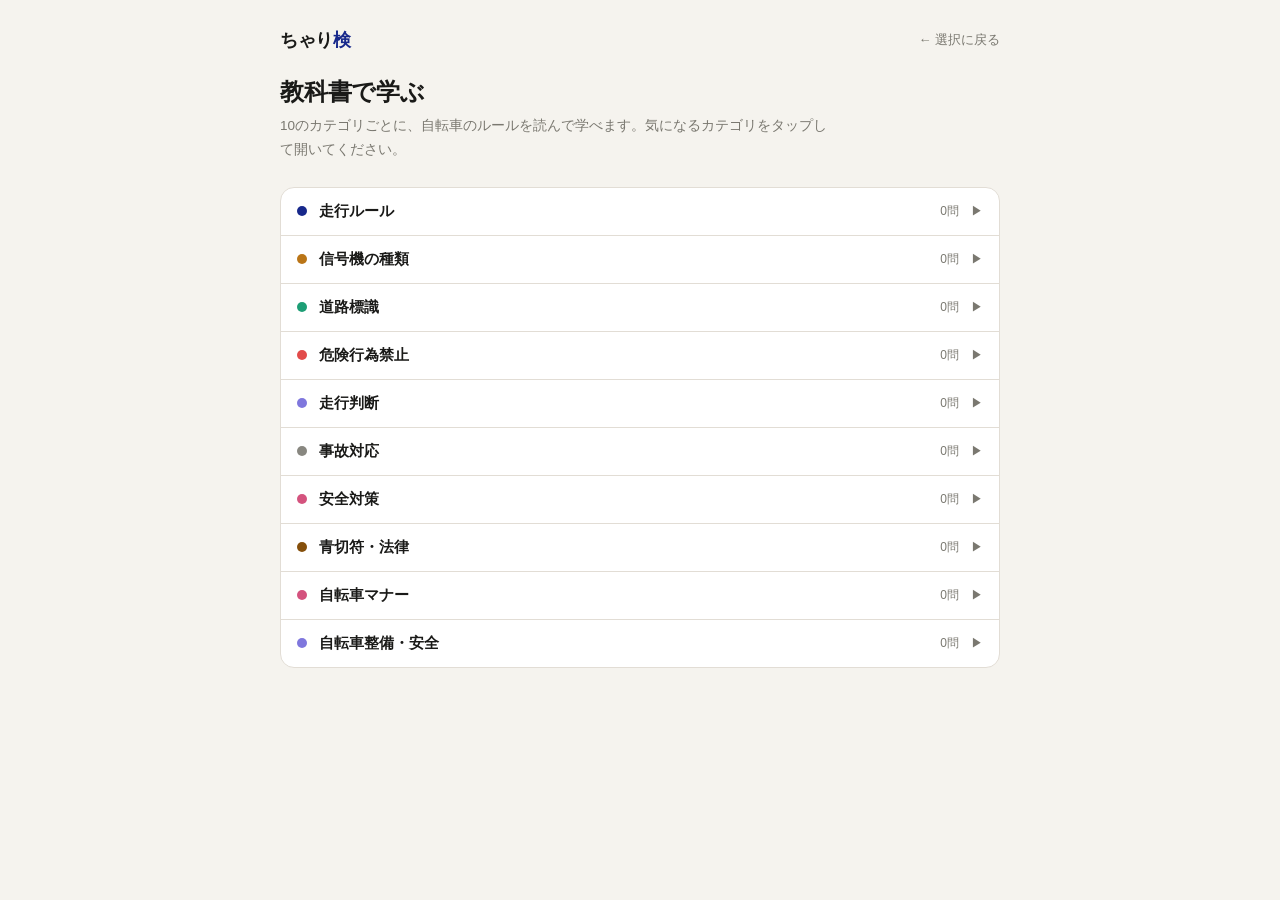
<file: chariken/textbook.html>
<!DOCTYPE html>
<html lang="ja">
<head>
<meta charset="UTF-8">
<meta name="viewport" content="width=device-width, initial-scale=1.0">
<title>ちゃり検｜教科書で学ぶ</title>
<style>
:root{
  --bg:#f5f3ee;--surface:#fff;--border:#e2ddd5;--text:#1a1a18;--muted:#7a7870;
  --accent:#17288B;--accent-light:#eef0fa;--r:14px;--rs:8px;
}
*{box-sizing:border-box;margin:0;padding:0}
body{font-family:'Hiragino Kaku Gothic ProN','Hiragino Sans','BIZ UDPGothic',sans-serif;background:var(--bg);color:var(--text);min-height:100vh}
a{color:inherit}
.wrap{max-width:760px;margin:0 auto;padding:20px 20px 64px}

.topbar{display:flex;align-items:center;justify-content:space-between;padding:8px 0 24px}
.logo{font-size:18px;font-weight:700;letter-spacing:-.5px;text-decoration:none;color:var(--text)}
.logo em{color:var(--accent);font-style:normal}
.back-link{font-size:13px;color:var(--muted);text-decoration:none}
.back-link:hover{color:var(--accent)}

.page-title{font-size:24px;font-weight:700;letter-spacing:-.01em;margin-bottom:6px}
.page-sub{font-size:13.5px;color:var(--muted);line-height:1.8;margin-bottom:24px;max-width:560px}

.cat-list{display:flex;flex-direction:column;border:1px solid var(--border);border-radius:var(--r);overflow:hidden;background:var(--surface)}
.cat-row{border-bottom:1px solid var(--border)}
.cat-row:last-child{border-bottom:none}
.cat-head{display:flex;align-items:center;gap:12px;padding:14px 16px;cursor:pointer}
.cat-head:hover{background:var(--bg)}
.cat-dot{width:10px;height:10px;border-radius:50%;flex-shrink:0}
.cat-name{font-size:14.5px;font-weight:600;flex:1}
.cat-cnt{font-size:12px;color:var(--muted)}
.cat-chevron{font-size:12px;color:var(--muted);transition:transform .15s}
.cat-row.open .cat-chevron{transform:rotate(90deg)}
.cat-panel{display:none;padding:0 16px 18px 38px}
.cat-row.open .cat-panel{display:block}
.cat-desc{font-size:13px;color:var(--muted);line-height:1.85;margin-bottom:12px}
.cat-cta{display:inline-block;font-size:12.5px;font-weight:600;color:var(--accent);text-decoration:none;background:var(--accent-light);padding:7px 14px;border-radius:20px}
.cat-cta:hover{background:#dfe4f7}

.loading{font-size:13px;color:var(--muted);padding:1rem 0;text-align:center}
</style>
</head>
<body>
<div class="wrap">

  <div class="topbar">
    <a href="start.html" class="logo">ちゃり<em>検</em></a>
    <a href="start.html" class="back-link">← 選択に戻る</a>
  </div>

  <div class="page-title">教科書で学ぶ</div>
  <p class="page-sub">10のカテゴリごとに、自転車のルールを読んで学べます。気になるカテゴリをタップして開いてください。</p>

  <div class="cat-list" id="cat-list">
    <div class="loading">読み込み中…</div>
  </div>
</div>

<script>
const SUPABASE_URL='https://hwxreikopltisfoimuzf.supabase.co';
const SUPABASE_KEY='sb_publishable_IibWbT-1J9MeXGN5XkJfMw_PqsRfgsi';

const CATS=[
  {name:'走行ルール',color:'#17288B',desc:'車道の左側通行、車両通行帯の走り方など、自転車が道路を走るときの基本ルールです。'},
  {name:'信号機の種類',color:'#BA7517',desc:'歩行者用・車両用・自転車用信号など、信号の種類とそれぞれの意味を学びます。'},
  {name:'道路標識',color:'#1D9E75',desc:'一時停止や進入禁止など、街中でよく見る道路標識の意味を確認します。'},
  {name:'危険行為禁止',color:'#E24B4A',desc:'2026年4月の青切符制度で取り締まりの対象となる、危険な運転行為について学びます。'},
  {name:'走行判断',color:'#7F77DD',desc:'交差点や見通しの悪い場所など、とっさの判断が必要な場面の考え方を学びます。'},
  {name:'事故対応',color:'#888780',desc:'万が一事故にあったとき・起こしてしまったときの正しい対応の仕方です。'},
  {name:'安全対策',color:'#D4537E',desc:'ヘルメットの着用やライトの点灯など、事故を未然に防ぐための備えです。'},
  {name:'青切符・法律',color:'#854F0B',desc:'2026年4月に施行された青切符制度の仕組みと、対象になる違反について学びます。'},
  {name:'自転車マナー',color:'#D4537E',desc:'歩行者や他の車両への配慮など、気持ちよく道路を使うためのマナーです。'},
  {name:'自転車整備・安全',color:'#7F77DD',desc:'ブレーキや空気圧など、安全に走るために欠かせない日常点検のポイントです。'},
];

function api(path,opts={}){
  return fetch(SUPABASE_URL+path,{...opts,headers:{
    'apikey':SUPABASE_KEY,'Authorization':'Bearer '+SUPABASE_KEY,
    'Content-Type':'application/json',...(opts.headers||{})
  }});
}

async function init(){
  const list=document.getElementById('cat-list');
  let counts={};
  try{
    const res=await api('/rest/v1/questions?status=eq.active&select=category');
    if(res.ok){
      const rows=await res.json();
      rows.forEach(r=>counts[r.category]=(counts[r.category]||0)+1);
    }
  }catch(e){/* 件数が取れなくても一覧は表示する */}

  list.innerHTML='';
  CATS.forEach((c,i)=>{
    const row=document.createElement('div');
    row.className='cat-row';
    const cnt=counts[c.name]||0;
    row.innerHTML=`
      <div class="cat-head" onclick="toggleCat(${i})">
        <div class="cat-dot" style="background:${c.color}"></div>
        <div class="cat-name">${c.name}</div>
        <div class="cat-cnt">${cnt}問</div>
        <div class="cat-chevron">▶</div>
      </div>
      <div class="cat-panel">
        <div class="cat-desc">${c.desc}</div>
        <a class="cat-cta" href="guest.html?category=${encodeURIComponent(c.name)}">この分野の問題を解く →</a>
      </div>
    `;
    list.appendChild(row);
  });
}

function toggleCat(i){
  const rows=document.querySelectorAll('.cat-row');
  const row=rows[i];
  const wasOpen=row.classList.contains('open');
  rows.forEach(r=>r.classList.remove('open'));
  if(!wasOpen)row.classList.add('open');
}

init();
</script>
</body>
</html>
</file>
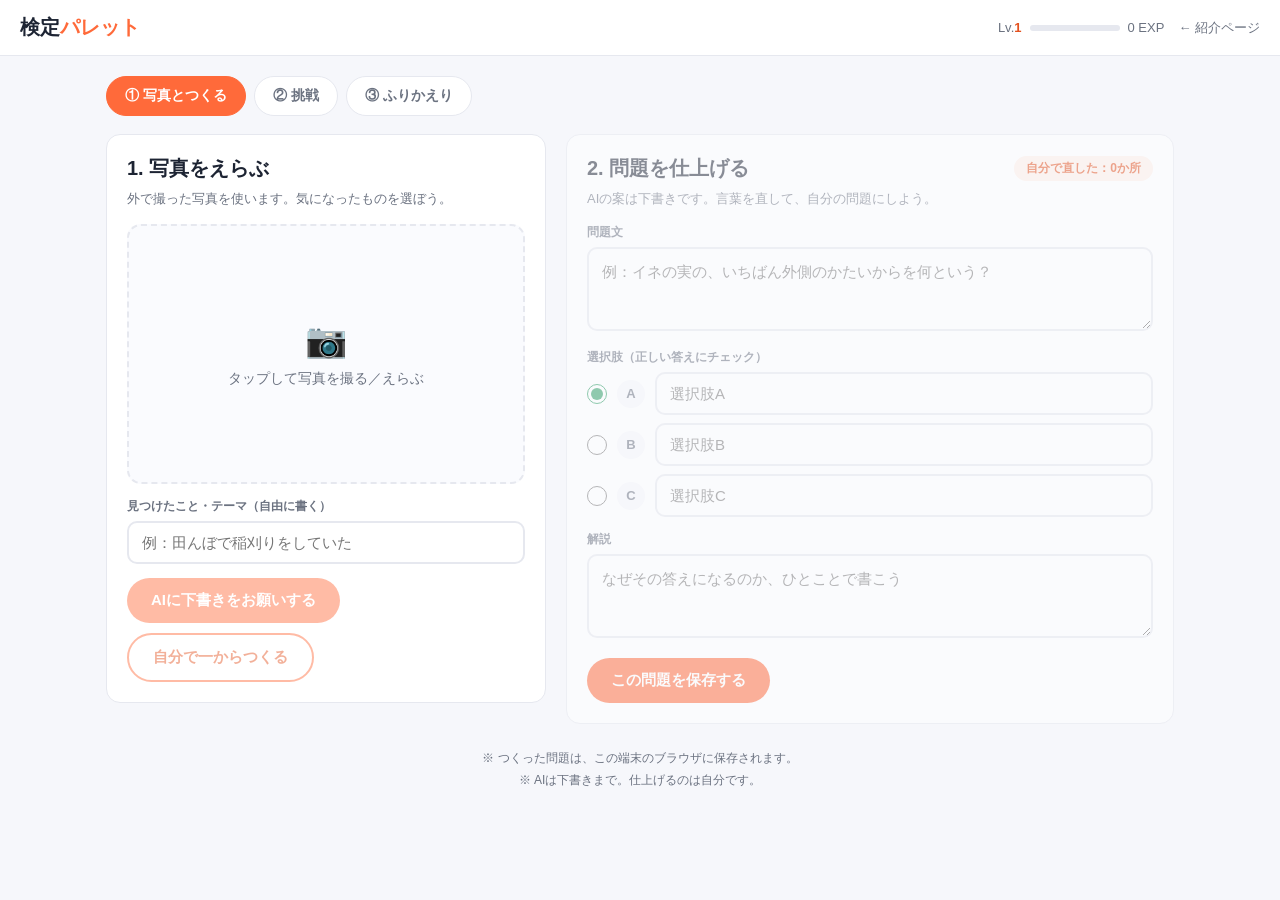
<file: kentei-palette/app.html>
<!DOCTYPE html>
<html lang="ja">
<head>
<meta charset="UTF-8">
<meta name="viewport" content="width=device-width, initial-scale=1.0">
<title>検定パレット｜つくって、挑戦する</title>
<style>
:root{--o:#ff6a3a;--od:#e4521f;--os:#fff0e8;--n:#16213a;--t:#1d2433;--m:#6b7280;--b:#e6e8ef;--bg:#f6f7fb;--g:#2a9d63;--gs:#effaf4;--w:#d95a5a;--ws:#fff0f0;--r:14px}
*{box-sizing:border-box;margin:0;padding:0}
body{font-family:'Hiragino Kaku Gothic ProN','Hiragino Sans','BIZ UDPGothic','Noto Sans JP',sans-serif;background:var(--bg);color:var(--t);min-height:100vh}
button,input,textarea{font-family:inherit}
.hd{background:#fff;border-bottom:1px solid var(--b);height:56px;padding:0 20px;display:flex;align-items:center;gap:14px;position:sticky;top:0;z-index:10}
.logo{font-weight:900;font-size:20px;text-decoration:none;color:var(--t)}.logo em{color:var(--o);font-style:normal}
.hd .sp{flex:1}
.lvbox{font-size:13px;color:var(--m);display:flex;align-items:center;gap:8px}
.lvbox b{color:var(--od)}
.xpbar{width:90px;height:6px;background:var(--b);border-radius:3px;overflow:hidden}.xpbar i{display:block;height:100%;background:var(--o);width:0}
.back{font-size:13px;color:var(--m);text-decoration:none}
.wrap{max-width:1100px;margin:0 auto;padding:20px 16px 80px}
.tabs{display:flex;gap:8px;margin-bottom:18px;overflow-x:auto}
.tab{border:none;background:#fff;border:1px solid var(--b);color:var(--m);font-weight:700;font-size:14px;padding:10px 18px;border-radius:99px;cursor:pointer;white-space:nowrap}
.tab.on{background:var(--o);border-color:var(--o);color:#fff}
.pane{display:none}.pane.on{display:block}
.card{background:#fff;border:1px solid var(--b);border-radius:var(--r);padding:20px}
.h{font-size:20px;font-weight:900;margin-bottom:6px}
.sub{font-size:13px;color:var(--m);line-height:1.7;margin-bottom:14px}
.lbl{font-size:12px;font-weight:700;color:var(--m);margin:14px 0 6px;display:block}
.btn{border:none;background:var(--o);color:#fff;font-weight:800;font-size:15px;padding:13px 24px;border-radius:99px;cursor:pointer}
.btn:hover{background:var(--od)}.btn:disabled{opacity:.45;cursor:default}
.btn.ghost{background:#fff;color:var(--od);border:2px solid var(--o)}.btn.ghost:hover{background:var(--os)}
.btn.sm{font-size:12px;padding:7px 14px}
.row{display:flex;gap:10px;flex-wrap:wrap;align-items:center}
input[type=text],textarea{width:100%;border:2px solid var(--b);border-radius:10px;padding:11px 13px;font-size:15px;background:#fff;color:var(--t)}
textarea{resize:vertical;min-height:84px;line-height:1.6}
input:focus,textarea:focus{outline:none;border-color:var(--o)}
.grid2{display:grid;grid-template-columns:1fr;gap:16px}
@media(min-width:900px){.grid2{grid-template-columns:440px 1fr;gap:20px;align-items:start}}
.drop{border:2px dashed var(--b);border-radius:var(--r);min-height:260px;display:flex;flex-direction:column;align-items:center;justify-content:center;gap:10px;color:var(--m);font-size:14px;text-align:center;padding:16px;overflow:hidden;background:#fafbfe}
.drop img{width:100%;max-height:340px;object-fit:cover;border-radius:10px;display:block}
.chip{display:inline-block;font-size:12px;font-weight:800;padding:4px 12px;border-radius:99px}
.chip.ai{background:#e9ecfb;color:#2b3fb8}.chip.me{background:var(--os);color:var(--od)}
.note{background:#e9ecfb44;border:1px solid #d7dcf5;border-radius:12px;padding:14px;font-size:14px;line-height:1.7;margin-top:12px;display:none}
.opt{display:flex;align-items:center;gap:10px;margin-bottom:8px}
.opt input[type=radio]{accent-color:var(--g);width:20px;height:20px;flex-shrink:0}
.opt .k{width:28px;height:28px;border-radius:50%;background:var(--bg);color:var(--m);font-weight:800;font-size:13px;display:flex;align-items:center;justify-content:center;flex-shrink:0}
.msg{font-size:13px;padding:10px 14px;border-radius:10px;margin-top:12px;display:none;line-height:1.6}
.msg.err{background:var(--ws);color:var(--w);display:block}.msg.ok{background:var(--gs);color:var(--g);display:block}
.spin{display:none;font-size:13px;color:var(--m);margin-top:12px}
/* quiz */
.qimg{width:100%;max-height:300px;object-fit:cover;border-radius:12px;margin-bottom:14px}
.qtext{font-size:19px;font-weight:800;line-height:1.6;margin-bottom:14px}
.ch{display:block;width:100%;text-align:left;border:2px solid var(--b);background:#fff;border-radius:12px;padding:14px 16px;font-size:16px;font-weight:700;margin-bottom:10px;cursor:pointer}
.ch:hover{border-color:var(--o)}
.ch.ok{border-color:var(--g);background:var(--gs)}.ch.ng{border-color:var(--w);background:var(--ws)}
.fb{display:none;margin-top:12px;padding:14px;border-radius:12px;background:var(--os);font-size:14px;line-height:1.8}
.pick{display:grid;grid-template-columns:repeat(auto-fill,minmax(200px,1fr));gap:12px}
.mini{border:2px solid var(--b);border-radius:12px;overflow:hidden;background:#fff;cursor:pointer;text-align:left}
.mini:hover{border-color:var(--o)}
.mini img{width:100%;height:110px;object-fit:cover;display:block}
.mini div{padding:10px 12px;font-size:13px;font-weight:700;line-height:1.5}
.stats{display:grid;grid-template-columns:repeat(3,1fr);gap:10px;margin-bottom:16px}
.stat{background:#fff;border:1px solid var(--b);border-radius:12px;padding:14px 16px}
.stat small{font-size:11px;color:var(--m);display:block;margin-bottom:4px}
.stat b{font-size:28px;color:var(--od);line-height:1}
.item{display:flex;gap:12px;align-items:center;border-top:1px solid var(--b);padding:12px 0}
.item:first-child{border-top:none}
.item img{width:64px;height:64px;object-fit:cover;border-radius:10px;flex-shrink:0}
.item .tx{flex:1;font-size:14px;font-weight:700;line-height:1.5;min-width:0}
.item .tx small{display:block;font-weight:500;color:var(--m);font-size:12px}
.empty{font-size:14px;color:var(--m);padding:20px 0;text-align:center;line-height:1.8}
.foot{font-size:12px;color:var(--m);text-align:center;margin-top:24px;line-height:1.8}
</style>
</head>
<body>
<header class="hd">
  <a class="logo" href="./">検定<em>パレット</em></a>
  <span class="sp"></span>
  <div class="lvbox"><span>Lv.<b id="lv">1</b></span><div class="xpbar"><i id="xpf"></i></div><span id="xp">0 EXP</span></div>
  <a class="back" href="./">← 紹介ページ</a>
</header>

<div class="wrap">
  <div class="tabs" id="tabs">
    <button class="tab on" data-p="make">① 写真とつくる</button>
    <button class="tab" data-p="play">② 挑戦</button>
    <button class="tab" data-p="look">③ ふりかえり</button>
  </div>

  <!-- つくる -->
  <section class="pane on" id="p-make">
    <div class="grid2">
      <div class="card">
        <div class="h">1. 写真をえらぶ</div>
        <p class="sub">外で撮った写真を使います。気になったものを選ぼう。</p>
        <label class="drop" id="drop" for="file">
          <span style="font-size:34px">📷</span><span>タップして写真を撮る／えらぶ</span>
        </label>
        <input type="file" id="file" accept="image/*" style="display:none">
        <label class="lbl" for="theme">見つけたこと・テーマ（自由に書く）</label>
        <input type="text" id="theme" placeholder="例：田んぼで稲刈りをしていた">
        <div class="row" style="margin-top:14px">
          <button class="btn" id="btnAI" disabled>AIに下書きをお願いする</button>
          <button class="btn ghost" id="btnSelf" disabled>自分で一からつくる</button>
        </div>
        <div class="spin" id="spin">AIが下書きをつくっています…</div>
        <div class="msg" id="aiMsg"></div>
        <div class="note" id="aiNote"></div>
      </div>

      <div class="card" id="editor" style="opacity:.5;pointer-events:none">
        <div class="row" style="justify-content:space-between"><div class="h" style="margin:0">2. 問題を仕上げる</div><span class="chip me" id="editCnt">自分で直した：0か所</span></div>
        <p class="sub" style="margin-top:6px">AIの案は下書きです。言葉を直して、自分の問題にしよう。</p>
        <label class="lbl" for="q">問題文</label>
        <textarea id="q" placeholder="例：イネの実の、いちばん外側のかたいからを何という？"></textarea>
        <label class="lbl">選択肢（正しい答えにチェック）</label>
        <div class="opt"><input type="radio" name="ans" value="0" checked><span class="k">A</span><input type="text" class="c" placeholder="選択肢A"></div>
        <div class="opt"><input type="radio" name="ans" value="1"><span class="k">B</span><input type="text" class="c" placeholder="選択肢B"></div>
        <div class="opt"><input type="radio" name="ans" value="2"><span class="k">C</span><input type="text" class="c" placeholder="選択肢C"></div>
        <label class="lbl" for="ex">解説</label>
        <textarea id="ex" placeholder="なぜその答えになるのか、ひとことで書こう"></textarea>
        <div class="msg" id="saveMsg"></div>
        <div class="row" style="margin-top:16px"><button class="btn" id="btnSave">この問題を保存する</button></div>
      </div>
    </div>
  </section>

  <!-- 挑戦 -->
  <section class="pane" id="p-play">
    <div class="card" id="playBox"></div>
  </section>

  <!-- ふりかえり -->
  <section class="pane" id="p-look">
    <div class="stats">
      <div class="stat"><small>つくった問題</small><b id="sMade">0</b></div>
      <div class="stat"><small>自分で直した回数</small><b id="sEdit">0</b></div>
      <div class="stat"><small>挑戦の正答率</small><b id="sAcc">–</b></div>
    </div>
    <div class="card"><div class="h">つくった問題</div><div id="list"></div></div>
  </section>

  <p class="foot">※ つくった問題は、この端末のブラウザに保存されます。<br>※ AIは下書きまで。仕上げるのは自分です。</p>
</div>

<script>
(function(){
var $=function(s){return document.querySelector(s)},$$=function(s){return [].slice.call(document.querySelectorAll(s))};
var KEY='kp_state_v1';
var S=load();
function load(){try{var s=JSON.parse(localStorage.getItem(KEY));if(s&&s.qs)return s}catch(e){}return {qs:[],tries:0,right:0,exp:0}}
function save(){try{localStorage.setItem(KEY,JSON.stringify(S))}catch(e){msg('saveMsg','err','保存できませんでした（容量がいっぱいかもしれません）。')}}
function esc(s){var d=document.createElement('div');d.textContent=s==null?'':s;return d.innerHTML}
function msg(id,type,t){var e=$('#'+id);e.className='msg '+type;e.textContent=t}

/* タブ */
$$('.tab').forEach(function(b){b.onclick=function(){go(b.dataset.p)}});
function go(p){$$('.tab').forEach(function(x){x.classList.toggle('on',x.dataset.p===p)});$$('.pane').forEach(function(x){x.classList.toggle('on',x.id==='p-'+p)});if(p==='play')renderPlay();if(p==='look')renderLook();}

/* レベル */
function head(){var lv=Math.floor(S.exp/100)+1;$('#lv').textContent=lv;$('#xp').textContent=S.exp+' EXP';$('#xpf').style.width=(S.exp%100)+'%'}

/* 写真 */
var photoBig=null,photoSmall=null,draft=null;
$('#file').onchange=function(e){
  var f=e.target.files[0];if(!f)return;
  var r=new FileReader();
  r.onload=function(){var im=new Image();im.onload=function(){
    photoBig=shrink(im,1024,.82);photoSmall=shrink(im,480,.7);
    $('#drop').innerHTML='<img src="'+photoBig+'" alt="選んだ写真">';
    $('#btnAI').disabled=false;$('#btnSelf').disabled=false;
  };im.src=r.result};
  r.readAsDataURL(f);
};
function shrink(im,max,q){var s=Math.min(1,max/Math.max(im.width,im.height));var c=document.createElement('canvas');c.width=Math.round(im.width*s);c.height=Math.round(im.height*s);c.getContext('2d').drawImage(im,0,0,c.width,c.height);return c.toDataURL('image/jpeg',q)}

/* エディタ */
function openEditor(d){
  draft=d?JSON.parse(JSON.stringify(d)):null;
  $('#q').value=d?d.question:'';
  var cs=$$('.c');cs.forEach(function(c,i){c.value=d?d.choices[i]:''});
  $$('input[name=ans]')[d?d.answer:0].checked=true;
  $('#ex').value=d?d.explanation:'';
  var ed=$('#editor');ed.style.opacity=1;ed.style.pointerEvents='auto';
  countEdits();ed.scrollIntoView({behavior:'smooth',block:'start'});
}
function cur(){var cs=$$('.c').map(function(c){return c.value.trim()});var a=0;$$('input[name=ans]').forEach(function(r,i){if(r.checked)a=i});
  return {question:$('#q').value.trim(),choices:cs,answer:a,explanation:$('#ex').value.trim()}}
function countEdits(){
  var n=0,c=cur();
  if(draft){if(c.question!==draft.question)n++;c.choices.forEach(function(x,i){if(x!==draft.choices[i])n++});if(c.answer!==draft.answer)n++;if(c.explanation!==draft.explanation)n++}
  $('#editCnt').textContent='自分で直した：'+n+'か所';return n}
$$('#editor textarea,#editor input').forEach(function(e){e.addEventListener('input',countEdits);e.addEventListener('change',countEdits)});
$('#btnSelf').onclick=function(){$('#aiNote').style.display='none';openEditor(null)};

/* AI下書き */
$('#btnAI').onclick=function(){
  if(!photoBig)return;
  $('#spin').style.display='block';$('#aiMsg').className='msg';$('#btnAI').disabled=true;
  var theme=$('#theme').value.trim();
  var prompt='あなたは、小学生〜中学生が「自分でクイズ（検定）の問題をつくる」のを手伝うアシスタントです。\n写真を見て、子どもがつくる問題の「下書き」を1問、日本語でつくってください。\n'+(theme?'子どもが見つけたこと：'+theme+'\n':'')+'条件：\n- 写真に実際に写っているものから出題する。写真から分からないことは書かない。\n- 3択。やさしい言葉で、ひらがなを多めに。\n- 正解は1つ。誤りの選択肢はもっともらしく。\n- 解説は2文以内。\n- note は「写真に〇〇が写っています。『△△はどうでしょう。』」のように、子どもに着眼点を示す一言。\n次のJSONだけを出力してください（説明文やコードブロックは不要）：\n{"note":"","question":"","choices":["","",""],"answer":0,"explanation":""}\nanswer は正解の選択肢の番号（0,1,2）。';
  fetch('/api/generate',{method:'POST',headers:{'Content-Type':'application/json'},body:JSON.stringify({
    model:'claude-sonnet-4-6',max_tokens:1000,
    messages:[{role:'user',content:[{type:'image',source:{type:'base64',media_type:'image/jpeg',data:photoBig.split(',')[1]}},{type:'text',text:prompt}]}]
  })}).then(function(r){return r.json().then(function(j){if(!r.ok)throw new Error((j.error&&j.error.message)||j.error||r.status);return j})})
  .then(function(j){
    var t=(j.content||[]).map(function(x){return x.text||''}).join('');
    var m=t.match(/\{[\s\S]*\}/);if(!m)throw new Error('下書きを読み取れませんでした');
    var d=JSON.parse(m[0]);
    if(!d.question||!d.choices||d.choices.length<3)throw new Error('下書きの形が正しくありませんでした');
    d.choices=d.choices.slice(0,3).map(String);d.answer=Math.max(0,Math.min(2,parseInt(d.answer,10)||0));d.explanation=d.explanation||'';
    var n=$('#aiNote');n.style.display='block';n.innerHTML='<span class="chip ai">AIの下書き</span><div style="margin-top:8px">'+esc(d.note||'')+'</div><div style="font-size:12px;color:var(--m);margin-top:6px">※ 下書きです。直すのは、あなたです。</div>';
    openEditor(d);
  }).catch(function(e){
    msg('aiMsg','err','AIの下書きを作れませんでした（'+e.message+'）。「自分で一からつくる」でも進められます。');
  }).then(function(){$('#spin').style.display='none';$('#btnAI').disabled=false});
};

/* 保存 */
$('#btnSave').onclick=function(){
  var c=cur();
  if(!c.question){return msg('saveMsg','err','問題文を書いてください。')}
  if(c.choices.some(function(x){return !x})){return msg('saveMsg','err','選択肢を3つとも書いてください。')}
  if(new Set(c.choices).size<3){return msg('saveMsg','err','同じ選択肢があります。')}
  var edits=countEdits(),gain=30+edits*10;
  S.qs.unshift({id:Date.now(),photo:photoSmall,theme:$('#theme').value.trim(),question:c.question,choices:c.choices,answer:c.answer,explanation:c.explanation,edits:edits,ai:!!draft});
  S.exp+=gain;save();head();
  msg('saveMsg','ok','保存しました！ +'+gain+' EXP（自分で直した：'+edits+'か所）');
  // リセット
  $('#editor').style.opacity=.5;$('#editor').style.pointerEvents='none';
  $('#aiNote').style.display='none';draft=null;photoBig=photoSmall=null;
  $('#drop').innerHTML='<span style="font-size:34px">📷</span><span>タップして写真を撮る／えらぶ</span>';
  $('#file').value='';$('#theme').value='';$('#btnAI').disabled=true;$('#btnSelf').disabled=true;
  window.scrollTo({top:0,behavior:'smooth'});
};

/* 挑戦 */
var cq=null;
function renderPlay(){
  var box=$('#playBox');
  if(!S.qs.length){box.innerHTML='<div class="empty">まだ問題がありません。<br>「① 写真とつくる」で、最初の1問をつくろう。</div>';return}
  box.innerHTML='<div class="h">どれに挑戦する？</div><p class="sub">自分がつくった問題に挑戦できます。</p><div class="pick">'+S.qs.map(function(q,i){return '<button class="mini" data-i="'+i+'"><img src="'+q.photo+'" alt="">'+'<div>'+esc(q.question)+'</div></button>'}).join('')+'</div>';
  $$('.mini').forEach(function(b){b.onclick=function(){play(S.qs[+b.dataset.i])}});
}
function play(q){
  cq=q;var order=[0,1,2].sort(function(){return Math.random()-.5});
  var box=$('#playBox');
  box.innerHTML='<img class="qimg" src="'+q.photo+'" alt="問題の写真"><div class="qtext">'+esc(q.question)+'</div>'+order.map(function(i){return '<button class="ch" data-i="'+i+'">'+esc(q.choices[i])+'</button>'}).join('')+'<div class="fb" id="fb"></div><div class="row" style="margin-top:14px"><button class="btn ghost sm" id="back">問題をえらびなおす</button></div>';
  var done=false;
  $$('.ch').forEach(function(b){b.onclick=function(){
    if(done)return;done=true;var ok=+b.dataset.i===q.answer;
    S.tries++;if(ok)S.right++;var g=ok?20:5;S.exp+=g;save();head();
    $$('.ch').forEach(function(x){if(+x.dataset.i===q.answer)x.classList.add('ok')});if(!ok)b.classList.add('ng');
    var f=$('#fb');f.style.display='block';f.innerHTML='<b>'+(ok?'せいかい！':'ざんねん…')+' +'+g+' EXP</b><br>'+esc(q.explanation||'');
  }});
  $('#back').onclick=renderPlay;
}

/* ふりかえり */
function renderLook(){
  $('#sMade').textContent=S.qs.length;
  $('#sEdit').textContent=S.qs.reduce(function(a,q){return a+(q.edits||0)},0);
  $('#sAcc').textContent=S.tries?Math.round(S.right/S.tries*100)+'%':'–';
  var l=$('#list');
  if(!S.qs.length){l.innerHTML='<div class="empty">まだ問題がありません。</div>';return}
  l.innerHTML=S.qs.map(function(q,i){return '<div class="item"><img src="'+q.photo+'" alt=""><div class="tx">'+esc(q.question)+'<small>'+(q.theme?esc(q.theme)+'｜':'')+'答え：'+esc(q.choices[q.answer])+'｜直した：'+(q.edits||0)+'か所</small></div><button class="btn ghost sm" data-d="'+i+'">削除</button></div>'}).join('');
  $$('[data-d]').forEach(function(b){b.onclick=function(){if(confirm('この問題を削除しますか？')){S.qs.splice(+b.dataset.d,1);save();renderLook()}}});
}
head();
})();
</script>
</body>
</html>
</file>
<file: assets/site.css>
/* ===== ソトマナ共通スタイル ===== */
:root{
  --blue:#2b3fb8; --blue-d:#1d2c8a; --navy:#16213a;
  --yellow:#f6c21c; --orange:#ff7a3d; --pink:#f4849c; --teal:#35c1c1; --purple:#7a5cf0;
  --text:#23262f; --muted:#6b7280; --line:#e7e9ef; --soft:#f6f7fb;
  --brand:var(--blue); --brand-d:var(--blue-d); --brand-soft:#e9ecfb;
}
.t-kp{--brand:#ff6a3a;--brand-d:#e4521f;--brand-soft:#fff0e8}
.t-ch{--brand:#17288B;--brand-d:#0f1c63;--brand-soft:#e9ecfb}
*{box-sizing:border-box;margin:0;padding:0}
html{scroll-behavior:smooth}
body{font-family:'Noto Sans JP','Hiragino Kaku Gothic ProN','Hiragino Sans','BIZ UDPGothic',sans-serif;color:var(--text);background:#fff;line-height:1.8;-webkit-font-smoothing:antialiased;font-weight:500}
a{color:inherit}
img{max-width:100%;display:block}
svg.i{width:1em;height:1em;fill:none;stroke:currentColor;stroke-width:1.8;stroke-linecap:round;stroke-linejoin:round;flex:0 0 auto}
.wrap{max-width:1160px;margin:0 auto;padding:0 28px}
section{padding:96px 0}
.soft{background:var(--soft)}

/* header (floating pill like LearningBox) */
.hd{position:sticky;top:14px;z-index:60;padding:0 16px;margin-bottom:-74px}
.hd-in{max-width:1160px;margin:0 auto;background:#fff;border:1px solid var(--line);border-radius:999px;box-shadow:0 6px 24px -10px rgba(22,33,58,.2);display:flex;align-items:center;gap:24px;padding:10px 12px 10px 26px}
.logo{display:flex;align-items:center;gap:10px;font-size:19px;font-weight:900;text-decoration:none;letter-spacing:.02em}
.logo .by{font-size:11px;font-weight:500;color:var(--muted)}
.hex-m{width:22px;height:22px;background:conic-gradient(var(--blue) 0 33%,var(--yellow) 0 66%,var(--orange) 0);clip-path:polygon(25% 6%,75% 6%,100% 50%,75% 94%,25% 94%,0 50%)}
.nav{display:none;gap:26px;margin-left:auto;font-size:14px;font-weight:700}
.nav a{text-decoration:none}.nav a:hover{color:var(--brand)}
@media(min-width:900px){.nav{display:flex}}
.hd .pill{margin-left:auto}
@media(min-width:900px){.hd .pill{margin-left:0}}

/* buttons */
.pill{display:inline-flex;align-items:center;justify-content:center;gap:10px;border-radius:999px;padding:12px 26px;font-size:14.5px;font-weight:800;text-decoration:none;border:2px solid var(--brand);color:var(--brand);background:#fff;cursor:pointer;font-family:inherit;transition:.15s}
.pill:hover{background:var(--brand);color:#fff}
.pill.solid{background:var(--brand);color:#fff}
.pill.solid:hover{background:var(--brand-d);border-color:var(--brand-d)}
.pill.big{padding:18px 40px;font-size:16px}
.pill.white{background:#fff;color:var(--brand);border-color:#fff}
.pill.white:hover{background:transparent;color:#fff}
.pill.ghost{background:transparent;color:#fff;border-color:rgba(255,255,255,.7)}
.pill.ghost:hover{background:#fff;color:var(--brand)}
.pill::after{content:'›';font-size:20px;line-height:1;margin-top:-2px}
.pill.nochev::after{content:none}

/* headings */
.eyebrow{display:flex;flex-direction:column;align-items:center;gap:8px;font-size:15px;font-weight:700;letter-spacing:.04em;margin-bottom:14px}
.eyebrow::after{content:'';width:34px;height:7px;background:radial-gradient(circle,var(--orange) 3px,transparent 3.5px) 0 0/12px 7px,radial-gradient(circle,var(--yellow) 3px,transparent 3.5px) 0 0/12px 7px;background:
 radial-gradient(circle at 3.5px 3.5px,var(--orange) 3px,transparent 3.5px),
 radial-gradient(circle at 17px 3.5px,var(--yellow) 3px,transparent 3.5px),
 radial-gradient(circle at 30.5px 3.5px,var(--teal) 3px,transparent 3.5px);width:34px;height:7px}
.h-xl{font-size:clamp(34px,5.6vw,62px);font-weight:900;line-height:1.3;letter-spacing:-.01em}
.h-l{font-size:clamp(28px,4.2vw,46px);font-weight:900;line-height:1.35;text-align:center}
.lead{font-size:16px;color:var(--muted);text-align:center;margin-top:14px}
.hl{color:var(--brand)}

/* hero */
.hero{padding:150px 0 90px;position:relative;overflow:hidden}
.hero-grid{display:grid;grid-template-columns:1fr;gap:40px;align-items:center}
@media(min-width:960px){.hero-grid{grid-template-columns:1fr 1.05fr}}
.hero .sub{margin-top:18px;font-size:17px;color:#444a58}
.hero .btns{display:flex;flex-wrap:wrap;gap:12px;margin-top:32px}

/* hex mosaic */
.mosaic{position:relative;width:100%;aspect-ratio:1/.68}
.hx{position:absolute;width:30%;aspect-ratio:1/.866;clip-path:polygon(25% 0,75% 0,100% 50%,75% 100%,25% 100%,0 50%);transform:scale(.95);background:var(--c,#ddd);display:flex;align-items:center;justify-content:center;color:#fff;font-size:clamp(26px,4vw,44px);background-size:cover;background-position:center;overflow:hidden}
.hx.loaded > svg{display:none}
.hx .ico-ph{position:absolute;bottom:14%;font-size:9px;opacity:.75;font-weight:700;letter-spacing:.04em}
.hx.loaded .ico-ph{display:none}
.hx.photo{background-image:repeating-linear-gradient(45deg,rgba(255,255,255,.12) 0 8px,transparent 8px 16px)}

/* device mockups + image slots */
.slot{position:relative;background-size:cover;background-position:top center;background-repeat:no-repeat}
.slot .wire{position:absolute;inset:0;padding:10px;display:flex;flex-direction:column;gap:7px;background:#f4f5f9}
.slot.loaded .wire{display:none}
.wire .tb{height:9px;border-radius:5px;background:#dde0ea;width:45%}
.wire .bx{flex:1;border-radius:8px;background:#e8eaf2;display:flex;align-items:center;justify-content:center;font-size:11px;color:#9aa0b2;font-weight:700;text-align:center;padding:8px;line-height:1.5}
.wire .row{display:flex;gap:7px;height:22%}
.wire .row i{flex:1;border-radius:7px;background:#e8eaf2}
.laptop{width:100%;position:relative}
.laptop .screen{aspect-ratio:16/10;border:9px solid #1b1d26;border-bottom-width:11px;border-radius:14px 14px 3px 3px;overflow:hidden;background:#fff}
.laptop .screen .slot{position:absolute;inset:0}
.laptop .screen{position:relative}
.laptop::after{content:'';display:block;height:11px;margin:0 -4%;background:linear-gradient(#cfd2da,#a9adb8);border-radius:0 0 14px 14px}
.phone{width:100%;aspect-ratio:9/17;border:clamp(3px,.9vw,7px) solid #1b1d26;border-radius:11%/5.4%;overflow:hidden;background:#fff;position:relative}
.phone .slot{position:absolute;inset:3.5% 3%;border-radius:7%/3.4%;overflow:hidden;background-color:#fff}
.phone .wire{padding:8px}
.phone .wire .bx{font-size:9px;padding:4px}
.phone .wire .bx span{display:none}
.stage{position:relative;padding:26px 26px 0}
.stage::before{content:'';position:absolute;left:0;right:0;bottom:0;height:62%;background:var(--stage,var(--brand));border-radius:26px}
.stage > *{position:relative}
.stage .laptop{filter:drop-shadow(0 18px 24px rgba(0,0,0,.18))}
.combo{position:relative}
.combo .phone-w{position:absolute;right:-2%;bottom:-4%;width:24%}
.combo .phone{box-shadow:0 14px 26px -10px rgba(0,0,0,.45)}

/* product cards (kansei-ai style) */
.pgrid{display:grid;grid-template-columns:1fr;gap:56px 48px}
@media(min-width:900px){.pgrid{grid-template-columns:1fr 1fr}}
.pc .cat{font-size:15px;font-weight:800;color:var(--muted);margin-bottom:6px}
.pc .nm{font-size:clamp(30px,4vw,42px);font-weight:900;letter-spacing:-.01em;line-height:1.2}
.pc .one{margin:12px 0 24px;font-size:16px;color:#444a58}
.pc .stage{margin-bottom:26px}
.pc .btn-c{text-align:center}

/* what-is block */
.what{display:grid;grid-template-columns:1fr;gap:40px;align-items:center;margin-top:44px}
@media(min-width:960px){.what{grid-template-columns:.85fr 1.15fr}}
.what p.big{font-size:19px;font-weight:700;line-height:1.95}
.what .btns{margin-top:28px}

/* steps */
.steps3{display:grid;grid-template-columns:1fr;gap:20px;margin-top:48px}
@media(min-width:860px){.steps3{grid-template-columns:repeat(3,1fr)}}
.st{text-align:center;padding:10px 12px}
.st .hexi{width:104px;height:92px;margin:0 auto 14px;background:var(--c,var(--brand));clip-path:polygon(25% 0,75% 0,100% 50%,75% 100%,25% 100%,0 50%);display:flex;align-items:center;justify-content:center;color:#fff;font-size:42px}
.st small{display:block;font-size:12px;font-weight:800;color:var(--brand);letter-spacing:.1em}
.st h3{font-size:21px;font-weight:900;margin-top:2px}
.st p{font-size:14px;color:var(--muted);margin-top:4px}

/* scene tiles */
.scenes{display:grid;grid-template-columns:repeat(2,1fr);gap:16px;margin-top:44px}
@media(min-width:860px){.scenes{grid-template-columns:repeat(4,1fr)}}
.sc{border-radius:22px;overflow:hidden;background:#fff;border:1px solid var(--line)}
.sc .slot{aspect-ratio:4/3;background-color:var(--c,#cbd2f0);display:flex;align-items:center;justify-content:center;color:#fff;font-size:44px}
.sc .slot.loaded svg{display:none}
.sc b{display:block;padding:14px 16px 16px;font-size:16px;font-weight:900}
.sc b small{display:block;font-size:12px;color:var(--muted);font-weight:500}

/* feature rows */
.frow{display:grid;grid-template-columns:1fr;gap:36px;align-items:center;margin-top:70px}
@media(min-width:960px){.frow{grid-template-columns:1fr 1fr;gap:64px}.frow.rev .ft-img{order:2}}
.frow h3{font-size:clamp(24px,3vw,34px);font-weight:900;line-height:1.4}
.frow p{font-size:16px;color:#444a58;margin-top:10px}
.frow .num{font-size:13px;font-weight:900;color:var(--brand);letter-spacing:.12em;margin-bottom:6px}

/* chips */
.chips{display:flex;flex-wrap:wrap;gap:12px;justify-content:center;margin-top:36px}
.chip{background:#fff;border:1px solid var(--line);border-radius:999px;padding:12px 22px;font-weight:800;font-size:15px;display:flex;align-items:center;gap:10px}
.chip svg{color:var(--brand);font-size:20px}
.note-s{margin-top:18px;text-align:center;font-size:12.5px;color:var(--muted)}

/* band CTA */
.band{background:linear-gradient(135deg,var(--brand),var(--brand-d));color:#fff;text-align:center;position:relative;overflow:hidden}
.band h2{font-size:clamp(26px,4vw,40px);font-weight:900;line-height:1.4}
.band p{margin-top:12px;opacity:.9}
.band .btns{display:flex;flex-wrap:wrap;gap:14px;justify-content:center;margin-top:32px}
.band .hxb{position:absolute;width:220px;height:190px;background:rgba(255,255,255,.08);clip-path:polygon(25% 0,75% 0,100% 50%,75% 100%,25% 100%,0 50%)}

/* news + company */
.news{list-style:none;border-top:1px solid var(--line);max-width:860px;margin:36px auto 0}
.news li{display:flex;gap:18px;padding:16px 4px;border-bottom:1px solid var(--line);font-size:15px;flex-wrap:wrap}
.news time{color:var(--muted);flex:0 0 84px;font-size:14px}
.co{width:100%;max-width:760px;margin:36px auto 0;border-collapse:collapse}
.co th,.co td{padding:15px 12px;border-bottom:1px solid var(--line);text-align:left;font-size:15px;vertical-align:top}
.co th{width:130px;color:var(--muted);font-weight:700}

/* footer */
.ft{background:#12172b;color:#9aa3bb;padding:56px 0 26px;font-size:13px}
.ft .row{display:flex;flex-wrap:wrap;gap:30px;justify-content:space-between}
.ft .logo{color:#fff}
.ft a{display:block;text-decoration:none;padding:4px 0}.ft a:hover{color:var(--yellow)}
.ft h4{color:#fff;font-size:13px;margin-bottom:6px}
.ft .cp{margin-top:30px;padding-top:18px;border-top:1px solid rgba(255,255,255,.12);text-align:center;font-size:12px;line-height:1.9}

.badge{display:inline-block;font-size:13px;font-weight:800;background:#EEC625;color:#20200f;border-radius:999px;padding:5px 14px;margin-bottom:16px}
.t-kp .badge{background:#ff6a3a;color:#fff}
.nw{white-space:nowrap}
.hero .h-xl{text-wrap:balance}
@media(min-width:960px){.hero-grid .h-xl{font-size:clamp(34px,4.6vw,56px)}}
</file>
